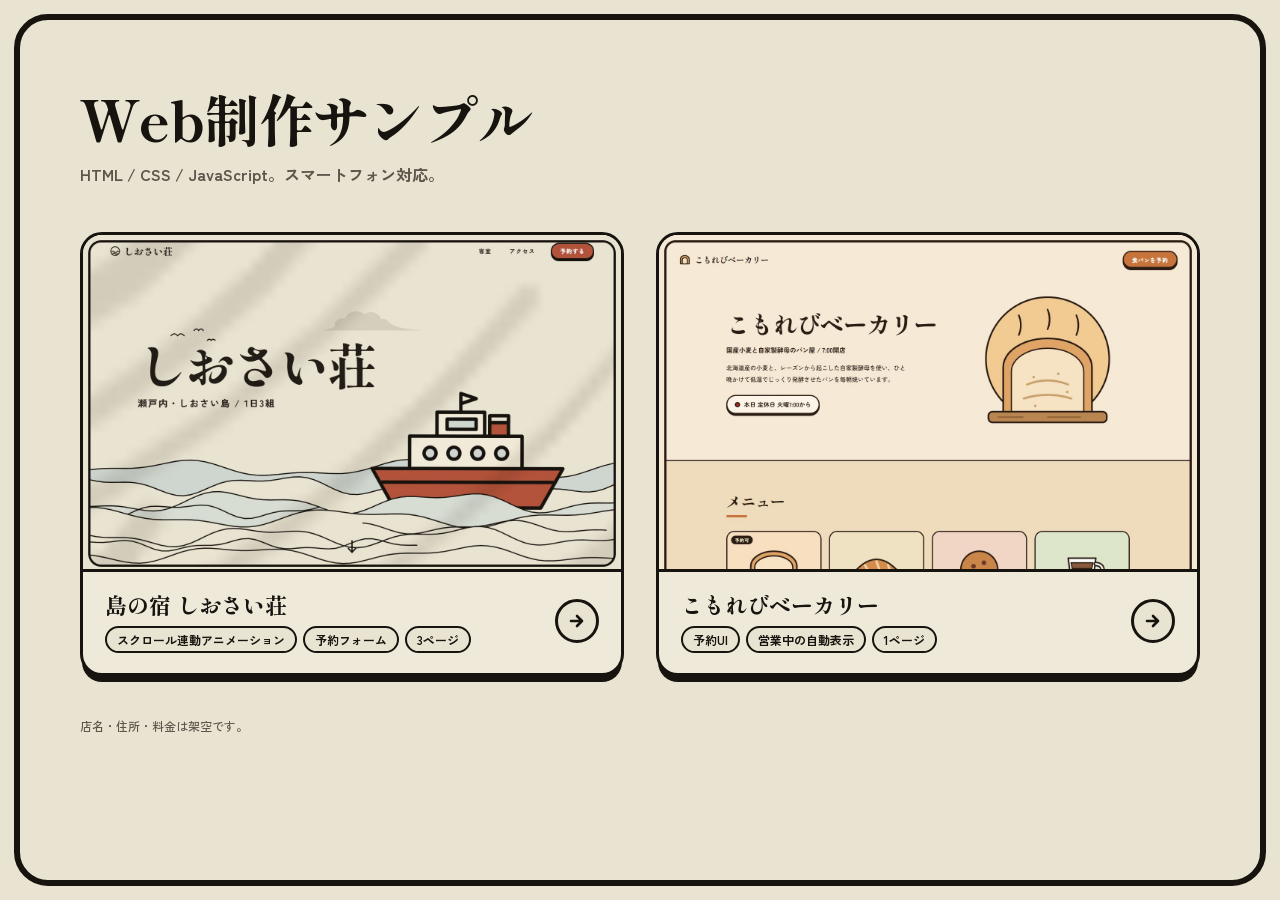
<file: index.html>
<!doctype html>
<html lang="ja">
<head>
<meta charset="utf-8">
<meta name="viewport" content="width=device-width, initial-scale=1">
<title>Web制作サンプル</title>
<meta name="description" content="HTML / CSS / JavaScript で制作したサイトのサンプル。店名・住所・料金は架空です。">
<link rel="preconnect" href="https://fonts.googleapis.com">
<link rel="preconnect" href="https://fonts.gstatic.com" crossorigin>
<link href="https://fonts.googleapis.com/css2?family=Shippori+Mincho+B1:wght@800&family=Zen+Kaku+Gothic+New:wght@500;700&display=swap" rel="stylesheet">
<style>
:root{--paper:#e9e3d2;--paper2:#efe9da;--line:#17140f;--muted:#5d554a}
*{box-sizing:border-box;margin:0;padding:0}
body{background:var(--paper);color:var(--line);font:500 16px/1.7 "Zen Kaku Gothic New",sans-serif;padding:14px}
.page{border:6px solid var(--line);border-radius:34px;min-height:calc(100vh - 28px);padding:64px 0 48px}
.wrap{width:min(1120px,100% - 48px);margin-inline:auto}
h1{font:800 clamp(34px,5vw,56px)/1.2 "Shippori Mincho B1",serif;letter-spacing:-.02em}
.sub{margin-top:10px;font-weight:700;color:var(--muted)}
.works{display:grid;grid-template-columns:1fr 1fr;gap:32px;margin-top:44px}
.work{display:block;text-decoration:none;color:inherit;background:var(--paper2);border:3px solid var(--line);border-radius:22px;overflow:hidden;box-shadow:0 8px 0 -2px var(--line);transition:transform .2s,box-shadow .2s}
.work:hover{transform:translateY(3px);box-shadow:0 5px 0 -2px var(--line)}
.work:focus-visible{outline:3px solid #b4533b;outline-offset:4px}
.work img{display:block;width:100%;height:auto;aspect-ratio:16/10;object-fit:cover;object-position:top;border-bottom:3px solid var(--line)}
.meta{display:flex;align-items:center;justify-content:space-between;gap:12px;padding:18px 22px 20px}
.meta h2{font:800 22px/1.3 "Shippori Mincho B1",serif}
.go{flex:none;width:44px;height:44px;border:3px solid var(--line);border-radius:50%;display:grid;place-items:center;background:var(--paper)}
.tags{display:flex;flex-wrap:wrap;gap:6px;margin-top:8px;list-style:none}
.tags li{font:700 12px/1 "Zen Kaku Gothic New",sans-serif;border:2px solid var(--line);border-radius:999px;padding:6px 10px 5px;background:var(--paper)}
.note{margin-top:40px;font-size:12px;color:var(--muted)}
@media (max-width:760px){body{padding:8px}.page{border-radius:22px;padding:40px 0 32px}.wrap{width:calc(100% - 32px)}.works{grid-template-columns:1fr;gap:24px}}
</style>
</head>
<body>
<div class="page">
  <main class="wrap">
    <h1>Web制作サンプル</h1>
    <p class="sub">HTML / CSS / JavaScript。スマートフォン対応。</p>

    <div class="works">
      <a class="work" href="island/">
        <img src="assets/island.jpg" alt="島の宿 しおさい荘 トップページ" width="1440" height="900">
        <div class="meta">
          <div>
            <h2>島の宿 しおさい荘</h2>
            <ul class="tags"><li>スクロール連動アニメーション</li><li>予約フォーム</li><li>3ページ</li></ul>
          </div>
          <span class="go" aria-hidden="true"><svg width="18" height="18" viewBox="0 0 18 18" fill="none" stroke="#17140f" stroke-width="2.6" stroke-linecap="round" stroke-linejoin="round"><path d="M3 9h11M9 4l5 5-5 5"/></svg></span>
        </div>
      </a>
      <a class="work" href="bakery/">
        <img src="assets/bakery.jpg" alt="こもれびベーカリー トップページ" width="1440" height="900">
        <div class="meta">
          <div>
            <h2>こもれびベーカリー</h2>
            <ul class="tags"><li>予約UI</li><li>営業中の自動表示</li><li>1ページ</li></ul>
          </div>
          <span class="go" aria-hidden="true"><svg width="18" height="18" viewBox="0 0 18 18" fill="none" stroke="#17140f" stroke-width="2.6" stroke-linecap="round" stroke-linejoin="round"><path d="M3 9h11M9 4l5 5-5 5"/></svg></span>
        </div>
      </a>
    </div>

    <p class="note">店名・住所・料金は架空です。</p>
  </main>
</div>
</body>
</html>
</file>
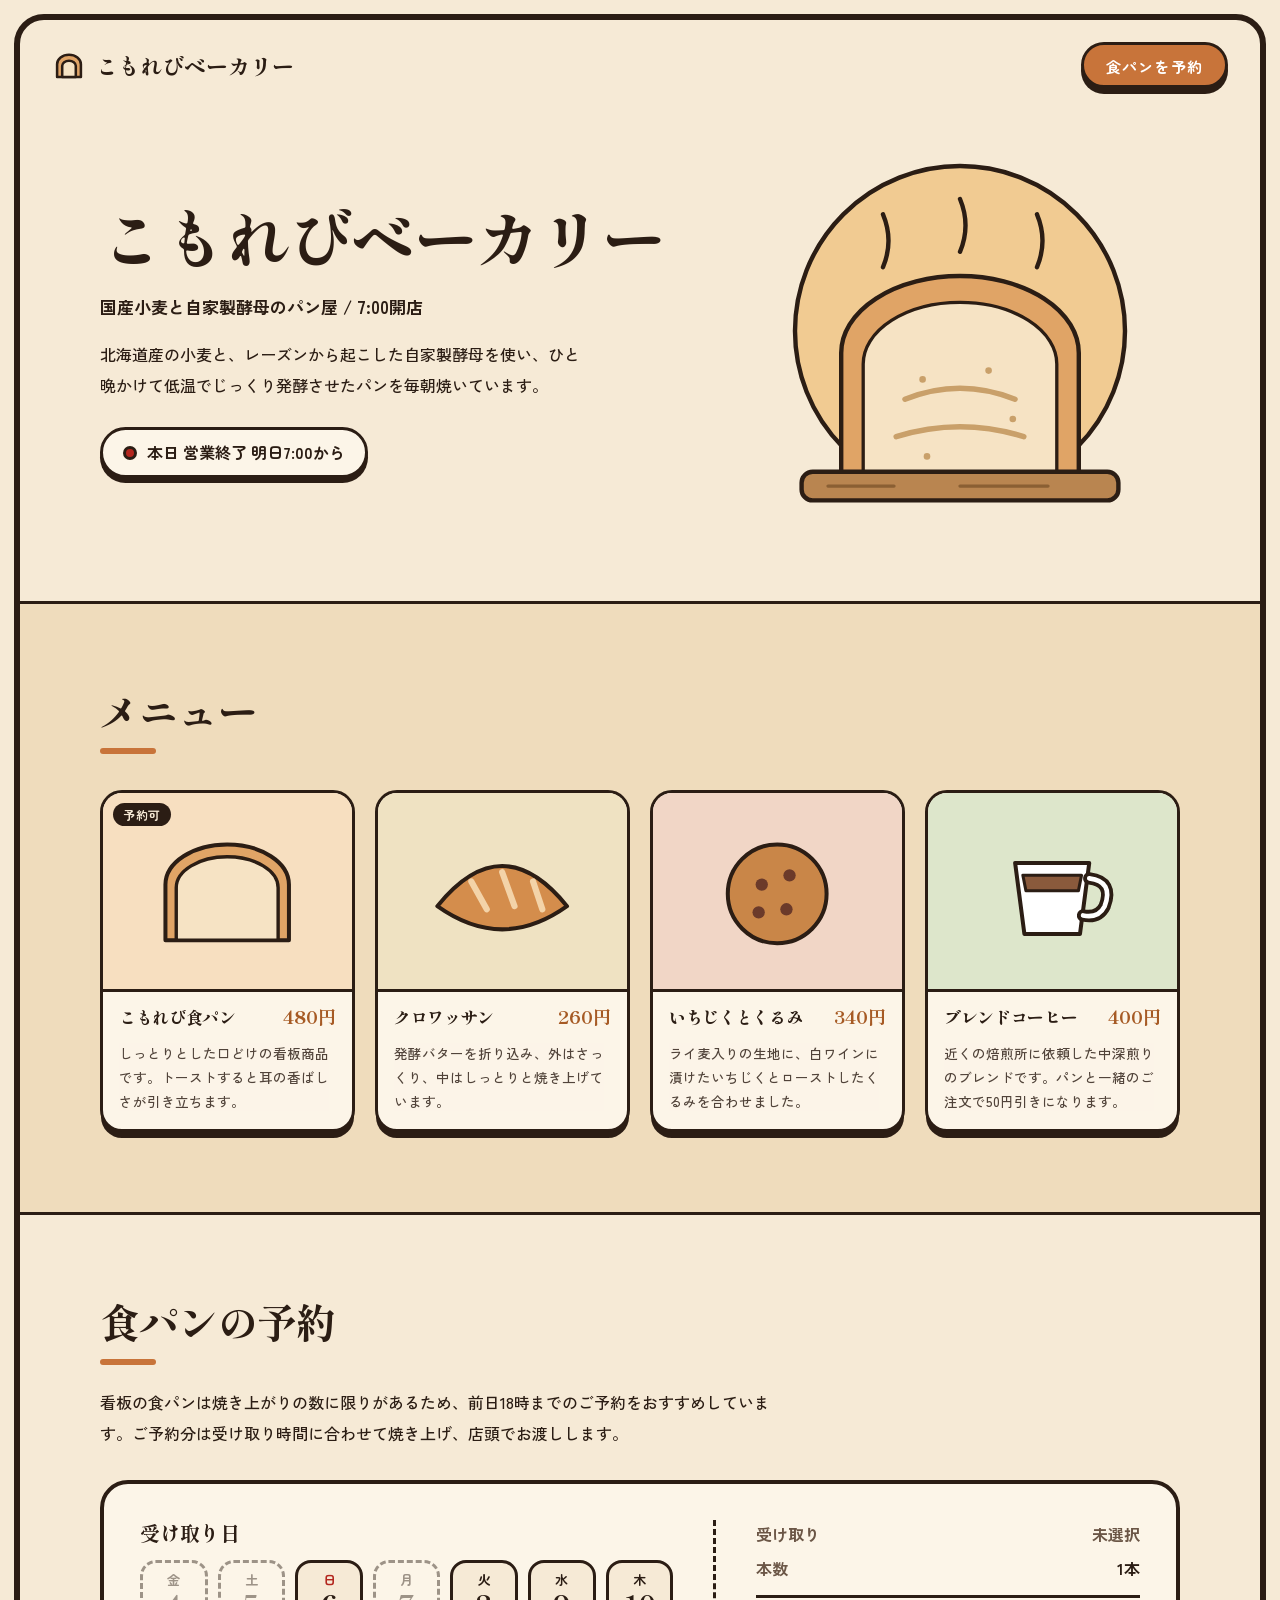
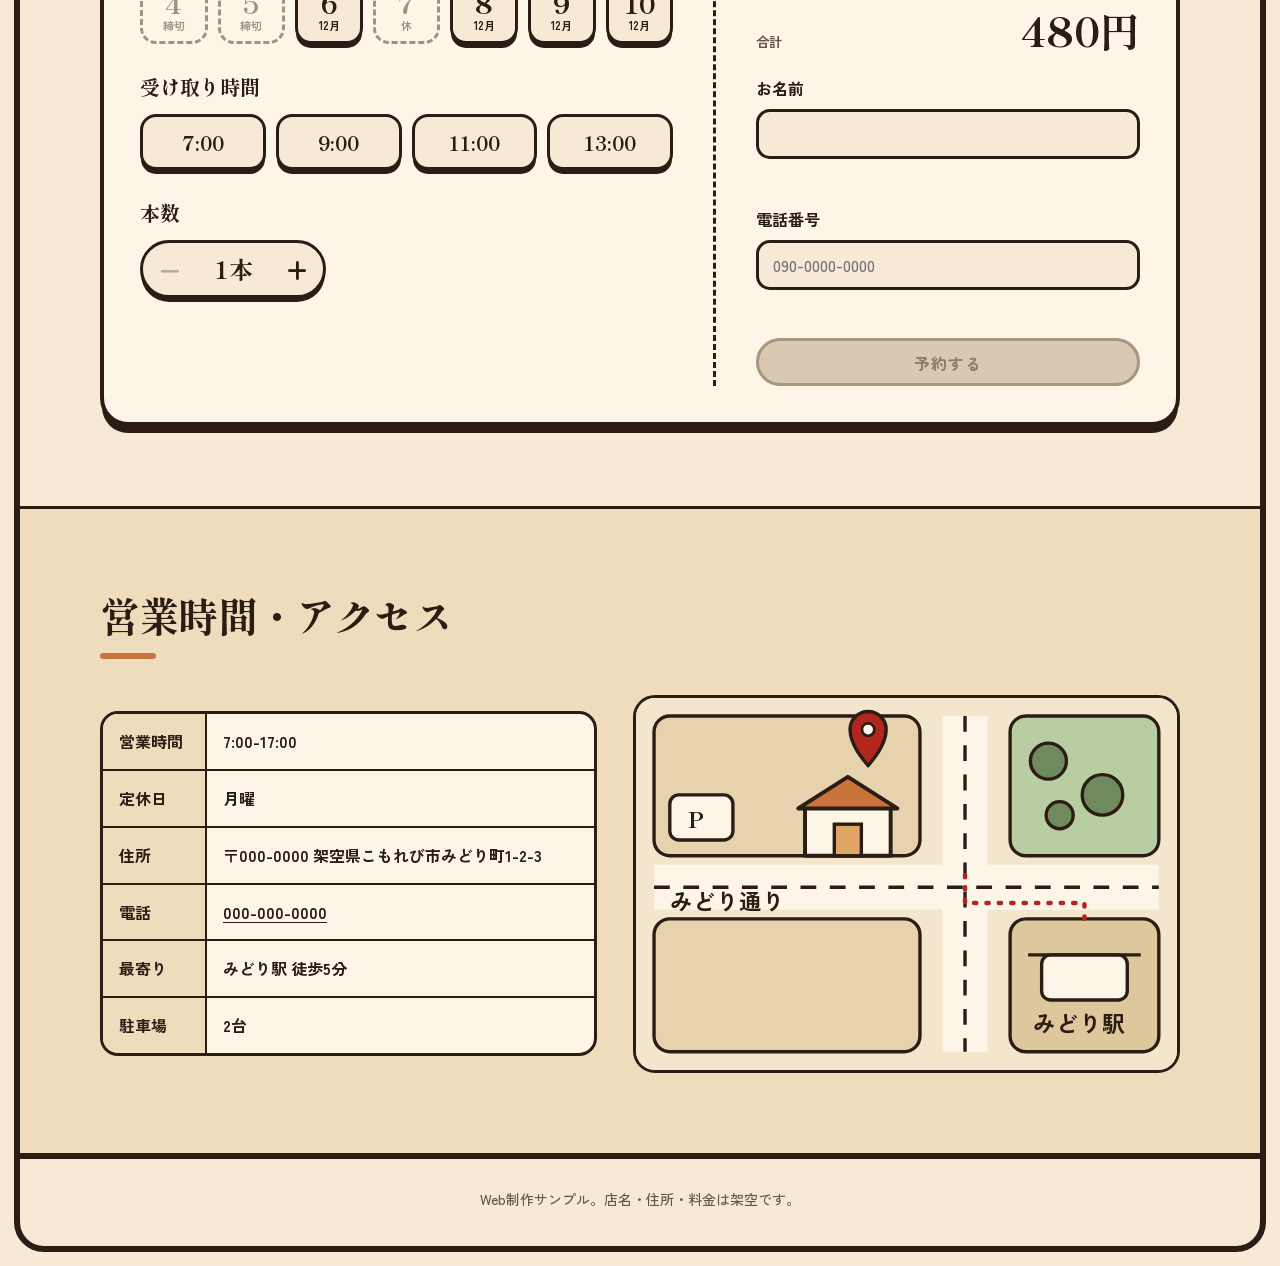
<file: bakery/index.html>
<!doctype html>
<html lang="ja">
<head>
<meta charset="utf-8">
<meta name="viewport" content="width=device-width, initial-scale=1">
<title>こもれびベーカリー</title>
<meta name="description" content="国産小麦と自家製酵母のパン屋。食パンの予約、営業時間、アクセス。(Web制作サンプル・架空の店舗)">
<link rel="preconnect" href="https://fonts.googleapis.com">
<link rel="preconnect" href="https://fonts.gstatic.com" crossorigin>
<link href="https://fonts.googleapis.com/css2?family=Shippori+Mincho+B1:wght@800&family=Zen+Kaku+Gothic+New:wght@500;700&family=Zen+Maru+Gothic:wght@700&display=swap" rel="stylesheet">
<style>
:root{
  --paper:#f6ead6;--paper2:#fcf5e8;--band:#efdcbc;
  --ink:#2b1d14;--line:#2b1d14;--muted:#6b5646;
  --crust:#e0a466;--crumb:#f6e3c4;--accent:#c8743a;--accent-d:#a65a24;
  --green:#5f7d5a;--red:#b3261e;--focus:#2457c5;
}
*{box-sizing:border-box;margin:0;padding:0}
html{-webkit-text-size-adjust:100%}
@media (prefers-reduced-motion:no-preference){html{scroll-behavior:smooth}}
body{background:var(--paper);color:var(--ink);font:500 16px/1.8 "Zen Kaku Gothic New",sans-serif;padding:14px;-webkit-font-smoothing:antialiased}
img,svg{display:block;max-width:100%}
a{color:inherit}
:focus-visible{outline:3px solid var(--focus);outline-offset:3px}
.page{border:6px solid var(--line);border-radius:30px;background:var(--paper);overflow:clip}
.wrap{width:min(1080px,100% - 48px);margin-inline:auto}
h1,h2,h3{font-family:"Shippori Mincho B1",serif;font-weight:800;letter-spacing:-.02em;line-height:1.3}
.ink{stroke:var(--line);stroke-width:4;stroke-linecap:round;stroke-linejoin:round}

/* button */
.pill{display:inline-flex;align-items:center;justify-content:center;min-height:48px;padding:12px 28px 10px;border:3px solid var(--line);border-radius:999px;background:var(--accent);color:#fff;font:700 16px/1 "Zen Maru Gothic",sans-serif;letter-spacing:.08em;text-decoration:none;cursor:pointer;box-shadow:0 6px 0 var(--line);transition:transform .2s,box-shadow .2s}
.pill:hover{transform:translateY(3px);box-shadow:0 3px 0 var(--line)}
.pill:active{transform:translateY(6px);box-shadow:0 0 0 var(--line)}
.pill:disabled{background:#d9c9b3;color:#8d7b69;border-color:#a8967f;box-shadow:none;cursor:not-allowed;transform:none}
.pill.ghost{background:var(--paper2);color:var(--ink)}

/* header */
.hd{display:flex;align-items:center;justify-content:space-between;gap:12px;padding:22px 32px 0}
.logo{display:flex;align-items:center;gap:10px;font:800 22px/1 "Shippori Mincho B1",serif;text-decoration:none;min-height:44px}
.logo svg{width:34px;height:34px;flex:none}
.hd .pill{font-size:15px;padding:10px 22px 8px;min-height:46px}

/* hero */
.hero{padding:56px 0 72px}
.hero-in{display:grid;grid-template-columns:1.1fr .9fr;gap:40px;align-items:center}
.hero h1{font-size:clamp(30px,9vw,64px);white-space:nowrap}
.fact{margin-top:14px;font-weight:700;font-size:17px}
.status{display:inline-flex;align-items:center;gap:10px;margin-top:26px;min-height:44px;padding:8px 20px;border:3px solid var(--line);border-radius:999px;background:var(--paper2);font-weight:700;box-shadow:0 5px 0 var(--line)}
.status i{width:14px;height:14px;border-radius:50%;border:3px solid var(--line);background:#9a8b7c;flex:none}
.status[data-s="open"] i{background:#4f9a54}
.status[data-s="closed"] i{background:var(--red)}
.status b{font-family:"Zen Maru Gothic",sans-serif}
.hero-art{max-width:440px;justify-self:end;width:100%}

/* sections */
.sec{padding:80px 0}
.sec.band{background:var(--band);border-block:3px solid var(--line)}
.sec h2{font-size:clamp(28px,4vw,40px);margin-bottom:36px}
.sec h2::after{content:"";display:block;width:56px;height:6px;border-radius:3px;background:var(--accent);margin-top:12px}

/* menu */
.menu{list-style:none;display:grid;grid-template-columns:repeat(4,1fr);gap:20px}
.mcard{border:3px solid var(--line);border-radius:22px;background:var(--paper2);box-shadow:0 7px 0 -1px var(--line);overflow:hidden}
.mthumb{position:relative;aspect-ratio:5/4;display:grid;place-items:center;border-bottom:3px solid var(--line)}
.mthumb svg{width:62%}
.mthumb em{position:absolute;top:10px;left:10px;font:700 12px/1 "Zen Maru Gothic",sans-serif;font-style:normal;letter-spacing:.06em;background:var(--ink);color:var(--paper);border-radius:999px;padding:6px 10px 5px}
.t1{background:#f7dfc0}.t2{background:#efe2c2}.t3{background:#f1d6c6}.t4{background:#dde6cb}
.mbody{padding:14px 16px 16px;display:flex;justify-content:space-between;align-items:baseline;gap:8px;flex-wrap:wrap}
.mbody h3{font-size:17px}
.mbody .desc{flex-basis:100%;margin-top:6px;font:500 13.5px/1.75 "Zen Kaku Gothic New",sans-serif;opacity:.82}
.lead{margin-top:16px;max-width:30em;line-height:1.95}
.sec-lead{max-width:42em;margin:-14px 0 30px;line-height:1.95}
.mbody p{font:800 18px/1 "Shippori Mincho B1",serif;color:var(--accent-d)}

/* reserve */
.rcard{border:4px solid var(--line);border-radius:28px;background:var(--paper2);box-shadow:0 9px 0 -2px var(--line);padding:36px;display:grid;grid-template-columns:1.25fr 1fr;gap:40px}
fieldset{border:0;min-width:0}
legend{font:800 20px/1.3 "Shippori Mincho B1",serif;margin-bottom:14px;padding:0}
.col-l{display:grid;gap:30px;align-content:start}
.chips{display:grid;gap:10px}
.chips.days{grid-template-columns:repeat(7,1fr)}
.chips.times{grid-template-columns:repeat(4,1fr)}
.chip{position:relative;display:block}
.chip input{position:absolute;inset:0;width:100%;height:100%;margin:0;opacity:0;cursor:pointer;z-index:1}
.chip input:disabled{cursor:not-allowed}
.face{position:relative;display:flex;flex-direction:column;align-items:center;justify-content:center;min-height:84px;padding:8px 2px 6px;border:3px solid var(--line);border-radius:16px;background:var(--paper);box-shadow:0 5px 0 -1px var(--line);transition:transform .15s,box-shadow .15s,background .15s;line-height:1.15;text-align:center}
.times .face{min-height:56px;font:800 19px/1 "Shippori Mincho B1",serif}
.chip:hover input:not(:disabled) + .face{transform:translateY(2px);box-shadow:0 3px 0 -1px var(--line)}
.chip input:checked + .face{background:var(--ink);color:var(--paper);transform:translateY(3px);box-shadow:0 2px 0 -1px var(--line)}
.chip input:checked + .face::after{content:"";position:absolute;top:-10px;right:-8px;width:24px;height:24px;border-radius:50%;border:3px solid var(--line);background:var(--green) url("data:image/svg+xml,%3Csvg xmlns='http://www.w3.org/2000/svg' viewBox='0 0 24 24'%3E%3Cpath d='M6 12.5l4 4 8-9' fill='none' stroke='%23fff' stroke-width='3.4' stroke-linecap='round' stroke-linejoin='round'/%3E%3C/svg%3E") center/100% no-repeat}
.chip input:focus-visible + .face{outline:3px solid var(--focus);outline-offset:3px}
.chip input:disabled + .face{opacity:.45;border-style:dashed;box-shadow:none;background:transparent}
.wd{font:700 13px/1 "Zen Maru Gothic",sans-serif}
.dn{font:800 26px/1.1 "Shippori Mincho B1",serif;margin:3px 0 2px}
.dt{font-size:11px;font-weight:700;min-height:13px}
.sun .wd{color:var(--red)}.chip input:checked + .face .wd{color:inherit}

.stepper{display:inline-flex;align-items:center;border:3px solid var(--line);border-radius:999px;background:var(--paper);box-shadow:0 5px 0 -1px var(--line)}
.stepper button{width:52px;height:52px;border:0;background:transparent;font:800 28px/1 "Zen Maru Gothic",sans-serif;color:var(--ink);cursor:pointer;border-radius:999px}
.stepper button:hover:not(:disabled){background:var(--band)}
.stepper button:disabled{opacity:.3;cursor:not-allowed}
.stepper output{min-width:76px;text-align:center;font:800 24px/1 "Shippori Mincho B1",serif}

.col-r{display:flex;flex-direction:column;gap:20px;border-left:3px dashed var(--line);padding-left:40px}
.sum{display:grid;gap:6px}
.sum .row{display:flex;justify-content:space-between;gap:12px;font-weight:700}
.sum .row span:first-child{color:var(--muted)}
.sum .muted{color:var(--muted)}
.total{display:flex;align-items:baseline;justify-content:space-between;gap:12px;border-top:3px solid var(--line);padding-top:12px;margin-top:6px}
.total small{font-weight:700;color:var(--muted)}
.total strong{font:800 40px/1 "Shippori Mincho B1",serif}
.field label{display:block;font-weight:700;margin-bottom:6px}
.field input{width:100%;min-height:50px;border:3px solid var(--line);border-radius:14px;background:var(--paper);padding:10px 14px;font:500 16px/1.4 "Zen Kaku Gothic New",sans-serif;color:var(--ink)}
.field input:focus-visible{outline:3px solid var(--focus);outline-offset:2px}
.field input[aria-invalid="true"]{border-color:var(--red)}
.err{display:block;min-height:22px;margin-top:4px;color:var(--red);font-size:14px;font-weight:700;line-height:1.5}
.col-r .pill{width:100%;margin-top:2px}

.done{text-align:center;padding:12px 0 8px}
.done[hidden]{display:none}
.done svg{width:96px;height:96px;margin:0 auto 14px}
.done .tick{stroke-dasharray:60;stroke-dashoffset:0}
@media (prefers-reduced-motion:no-preference){.done .tick{animation:draw .6s .1s ease-out both}}
@keyframes draw{from{stroke-dashoffset:60}to{stroke-dashoffset:0}}
.done h3{font-size:28px;outline:none}
.bno{display:inline-block;margin:10px 0 18px;padding:8px 22px 6px;border:3px solid var(--line);border-radius:14px;background:var(--paper);font:800 30px/1.2 "Shippori Mincho B1",serif;letter-spacing:.14em}
.dl{width:min(440px,100%);margin:0 auto 22px;border:3px solid var(--line);border-radius:16px;overflow:hidden;background:var(--paper);text-align:left;border-collapse:separate;border-spacing:0}
.dl th,.dl td{padding:10px 16px;border-bottom:2px solid var(--line)}
.dl tr:last-child th,.dl tr:last-child td{border-bottom:0}
.dl th{width:7em;background:var(--band);border-right:2px solid var(--line);font-weight:700}
.dl td{font-weight:700}
.note{font-size:13px;color:var(--muted);margin-bottom:16px}
.form-wrap[hidden]{display:none}
.rcard.is-done{grid-template-columns:1fr}

/* access */
.acc{display:grid;grid-template-columns:1fr 1.1fr;gap:36px;align-items:center}
.tbl{width:100%;border-collapse:separate;border-spacing:0;border:3px solid var(--line);border-radius:18px;overflow:hidden;background:var(--paper2)}
.tbl th,.tbl td{padding:13px 16px;text-align:left;vertical-align:top;border-bottom:2px solid var(--line)}
.tbl tr:last-child th,.tbl tr:last-child td{border-bottom:0}
.tbl th{width:6.5em;background:var(--band);border-right:2px solid var(--line);font-weight:700;white-space:nowrap}
.tbl td{font-weight:700}
.tbl a{display:inline-flex;align-items:center;min-height:44px;margin:-12px 0;text-underline-offset:3px}
.map{border:3px solid var(--line);border-radius:22px;overflow:hidden;background:#f3e6cc}
.map svg{width:100%;height:auto}
.map text{font:700 20px "Zen Kaku Gothic New",sans-serif;fill:var(--ink)}

.ft{padding:28px 24px 34px;text-align:center;font-size:14px;color:var(--muted);border-top:3px solid var(--line)}

@media (max-width:860px){
  .rcard{grid-template-columns:1fr;gap:30px;padding:26px 20px}
  .col-r{border-left:0;padding-left:0;border-top:3px dashed var(--line);padding-top:26px}
  .acc{grid-template-columns:1fr}
}
@media (max-width:767px){
  body{padding:8px}
  .page{border-width:4px;border-radius:22px}
  .wrap{width:calc(100% - 40px)}
  .hd{padding:16px 16px 0}
  .logo{font-size:17px;gap:8px}
  .logo svg{width:28px;height:28px}
  .hd .pill{font-size:14px;padding:10px 16px 8px;letter-spacing:.04em}
  .hero{padding:32px 0 52px}
  .hero-in{grid-template-columns:1fr;gap:28px}
  .hero-art{justify-self:center;max-width:300px}
  .sec{padding:56px 0}
  .menu{grid-template-columns:repeat(2,1fr);gap:14px}
  .mbody{padding:12px}
  .mbody h3{font-size:15px}
  .chips.days{grid-template-columns:repeat(4,1fr)}
  .chips.times{grid-template-columns:repeat(4,1fr);gap:8px}
  .total strong{font-size:34px}
  .tbl th,.tbl td{padding:12px}
  .ft{font-size:13px;padding-inline:12px}
}
@media (prefers-reduced-motion:reduce){*{transition:none!important;animation:none!important}}
</style>
</head>
<body>
<div class="page">

<header class="hd">
  <a href="#top" class="logo">
    <svg viewBox="0 0 40 40" aria-hidden="true"><path class="ink" style="stroke-width:3" d="M6 34V19a14 11 0 0 1 28 0v15Z" fill="#e0a466"/><path class="ink" style="stroke-width:3" d="M12 34V21a8 6 0 0 1 16 0v13Z" fill="#f6e3c4"/></svg>
    こもれびベーカリー
  </a>
  <a href="#reserve" class="pill">食パンを予約</a>
</header>

<main id="top">
  <section class="hero">
    <div class="wrap hero-in">
      <div>
        <h1>こもれびベーカリー</h1>
        <p class="fact">国産小麦と自家製酵母のパン屋 / 7:00開店</p>
        <p class="lead">北海道産の小麦と、レーズンから起こした自家製酵母を使い、ひと晩かけて低温でじっくり発酵させたパンを毎朝焼いています。</p>
        <p class="status" id="status" role="status" data-s="closed"><i aria-hidden="true"></i><span>本日 <b id="statusText">7:00-17:00</b></span></p>
      </div>
      <svg class="hero-art" viewBox="0 0 400 350" aria-hidden="true">
        <circle cx="200" cy="170" r="150" fill="#f1cb92" stroke="#2b1d14" stroke-width="4"/>
        <path class="ink" d="M130 112q10-24 0-48M200 98q10-24 0-48M270 112q10-24 0-48" fill="none" stroke-width="5" style="stroke:#2b1d14"/>
        <path class="ink" d="M92 300V190a108 70 0 0 1 216 0V300Z" fill="#e0a466"/>
        <path class="ink" style="stroke-width:3" d="M112 300V200a88 56 0 0 1 176 0V300Z" fill="#f6e3c4"/>
        <path d="M150 232q50-20 100 0M142 266q58-18 116 0" stroke="#c9a06a" stroke-width="5" fill="none" stroke-linecap="round"/>
        <circle cx="166" cy="214" r="3" fill="#c9a06a"/><circle cx="226" cy="206" r="3" fill="#c9a06a"/><circle cx="248" cy="250" r="3" fill="#c9a06a"/><circle cx="170" cy="284" r="3" fill="#c9a06a"/>
        <rect class="ink" x="56" y="298" width="288" height="26" rx="10" fill="#b98550"/>
        <path d="M80 311h60M200 311h80" stroke="#8a5f33" stroke-width="3" stroke-linecap="round"/>
      </svg>
    </div>
  </section>

  <section class="sec band" id="menu">
    <div class="wrap">
      <h2>メニュー</h2>
      <ul class="menu">
        <li class="mcard">
          <div class="mthumb t1"><em>予約可</em>
            <svg viewBox="0 0 100 80" aria-hidden="true"><path d="M10 72V36a40 26 0 0 1 80 0V72Z" fill="#e0a466" stroke="#2b1d14" stroke-width="2.6" stroke-linejoin="round"/><path d="M17 72V38a33 20 0 0 1 66 0V72Z" fill="#f6e3c4" stroke="#2b1d14" stroke-width="2.2" stroke-linejoin="round"/></svg></div>
          <div class="mbody"><h3>こもれび食パン</h3><p>480円</p><span class="desc">しっとりとした口どけの看板商品です。トーストすると耳の香ばしさが引き立ちます。</span></div>
        </li>
        <li class="mcard">
          <div class="mthumb t2">
            <svg viewBox="0 0 100 80" aria-hidden="true"><path d="M8 50q42-52 84 0q-42 30-84 0Z" fill="#d48d4c" stroke="#2b1d14" stroke-width="2.6" stroke-linejoin="round"/><path d="M30 34l10 18M50 28l8 22M70 34l6 18" stroke="#f3d3a8" stroke-width="4" stroke-linecap="round"/></svg></div>
          <div class="mbody"><h3>クロワッサン</h3><p>260円</p><span class="desc">発酵バターを折り込み、外はさっくり、中はしっとりと焼き上げています。</span></div>
        </li>
        <li class="mcard">
          <div class="mthumb t3">
            <svg viewBox="0 0 100 80" aria-hidden="true"><circle cx="50" cy="42" r="32" fill="#c98648" stroke="#2b1d14" stroke-width="2.6"/><circle cx="40" cy="36" r="4" fill="#6b3a2a"/><circle cx="58" cy="30" r="4" fill="#6b3a2a"/><circle cx="56" cy="52" r="4" fill="#6b3a2a"/><circle cx="38" cy="54" r="4" fill="#6b3a2a"/></svg></div>
          <div class="mbody"><h3>いちじくとくるみ</h3><p>340円</p><span class="desc">ライ麦入りの生地に、白ワインに漬けたいちじくとローストしたくるみを合わせました。</span></div>
        </li>
        <li class="mcard">
          <div class="mthumb t4">
            <svg viewBox="0 0 100 80" aria-hidden="true"><path d="M26 22h48l-6 46H32Z" fill="#fff" stroke="#2b1d14" stroke-width="2.6" stroke-linejoin="round"/><path d="M74 32q16 2 10 18q-4 8-14 6" fill="none" stroke="#2b1d14" stroke-width="8" stroke-linecap="round"/><path d="M74 32q16 2 10 18q-4 8-14 6" fill="none" stroke="#fff" stroke-width="3" stroke-linecap="round"/><path d="M31 30h38l-2 10H33Z" fill="#8a5a3c" stroke="#2b1d14" stroke-width="2" stroke-linejoin="round"/></svg></div>
          <div class="mbody"><h3>ブレンドコーヒー</h3><p>400円</p><span class="desc">近くの焙煎所に依頼した中深煎りのブレンドです。パンと一緒のご注文で50円引きになります。</span></div>
        </li>
      </ul>
    </div>
  </section>

  <section class="sec" id="reserve">
    <div class="wrap">
      <h2>食パンの予約</h2>
      <p class="sec-lead">看板の食パンは焼き上がりの数に限りがあるため、前日18時までのご予約をおすすめしています。ご予約分は受け取り時間に合わせて焼き上げ、店頭でお渡しします。</p>
      <div class="rcard" id="rcard">
        <div class="form-wrap" id="formWrap" style="display:contents">
          <form id="rform" style="display:contents" novalidate>
            <div class="col-l">
              <fieldset>
                <legend>受け取り日</legend>
                <div class="chips days" id="days"></div>
              </fieldset>
              <fieldset>
                <legend>受け取り時間</legend>
                <div class="chips times" id="times"></div>
              </fieldset>
              <fieldset>
                <legend>本数</legend>
                <div class="stepper">
                  <button type="button" id="minus" aria-label="本数を減らす">−</button>
                  <output id="qty" aria-live="polite">1本</output>
                  <button type="button" id="plus" aria-label="本数を増やす">+</button>
                </div>
              </fieldset>
            </div>
            <div class="col-r">
              <div class="sum">
                <div class="row"><span>受け取り</span><span id="sumWhen" class="muted">未選択</span></div>
                <div class="row"><span>本数</span><span id="sumQty">1本</span></div>
                <div class="total"><small>合計</small><strong id="total">480円</strong></div>
              </div>
              <div class="field">
                <label for="name">お名前</label>
                <input id="name" name="name" type="text" autocomplete="name" maxlength="30" aria-describedby="nameErr">
                <span class="err" id="nameErr" aria-live="polite"></span>
              </div>
              <div class="field">
                <label for="tel">電話番号</label>
                <input id="tel" name="tel" type="tel" inputmode="tel" autocomplete="tel" maxlength="14" placeholder="090-0000-0000" aria-describedby="telErr">
                <span class="err" id="telErr" aria-live="polite"></span>
              </div>
              <button type="submit" class="pill" id="submit" disabled>予約する</button>
            </div>
          </form>
        </div>
        <div class="done" id="done" hidden>
          <svg viewBox="0 0 96 96" aria-hidden="true"><circle class="ink" cx="48" cy="48" r="40" fill="#dde6cb"/><path class="ink tick" d="M28 49l14 14 27-30" fill="none" style="stroke-width:6"/></svg>
          <h3 id="doneTitle" tabindex="-1">予約を受け付けました</h3>
          <div class="bno" id="bno"></div>
          <table class="dl"><tbody>
            <tr><th>受け取り</th><td id="dWhen"></td></tr>
            <tr><th>本数</th><td id="dQty"></td></tr>
            <tr><th>合計</th><td id="dTotal"></td></tr>
            <tr><th>お名前</th><td id="dName"></td></tr>
          </tbody></table>
          <p class="note">サンプルのため送信されません</p>
          <button type="button" class="pill ghost" id="again">続けて予約する</button>
        </div>
      </div>
    </div>
  </section>

  <section class="sec band" id="access">
    <div class="wrap">
      <h2>営業時間・アクセス</h2>
      <div class="acc">
        <table class="tbl"><tbody>
          <tr><th>営業時間</th><td>7:00-17:00</td></tr>
          <tr><th>定休日</th><td>月曜</td></tr>
          <tr><th>住所</th><td>〒000-0000 架空県こもれび市みどり町1-2-3</td></tr>
          <tr><th>電話</th><td><a href="tel:0000000000">000-000-0000</a></td></tr>
          <tr><th>最寄り</th><td>みどり駅 徒歩5分</td></tr>
          <tr><th>駐車場</th><td>2台</td></tr>
        </tbody></table>
        <div class="map">
          <svg viewBox="0 0 480 330" role="img" aria-label="地図。みどり通り沿いにこもれびベーカリー、近くに駐車場とみどり駅">
            <rect width="480" height="330" fill="#f3e6cc"/>
            <!-- blocks -->
            <rect x="16" y="16" width="236" height="124" rx="14" fill="#e6d2ad" stroke="#2b1d14" stroke-width="3"/>
            <rect x="332" y="16" width="132" height="124" rx="14" fill="#b9cda3" stroke="#2b1d14" stroke-width="3"/>
            <rect x="16" y="196" width="236" height="118" rx="14" fill="#e6d2ad" stroke="#2b1d14" stroke-width="3"/>
            <rect x="332" y="196" width="132" height="118" rx="14" fill="#dcc89c" stroke="#2b1d14" stroke-width="3"/>
            <!-- roads -->
            <path d="M16 168H464M292 16V314" stroke="#fcf5e8" stroke-width="40" fill="none"/>
            <path d="M16 168H464M292 16V314" stroke="#2b1d14" stroke-width="3" stroke-dasharray="14 12" fill="none"/>
            <text x="30" y="188" font-size="15">みどり通り</text>
            <!-- park trees -->
            <circle cx="366" cy="56" r="16" fill="#6f8a5e" stroke="#2b1d14" stroke-width="3"/>
            <circle cx="414" cy="86" r="18" fill="#6f8a5e" stroke="#2b1d14" stroke-width="3"/>
            <circle cx="376" cy="104" r="12" fill="#6f8a5e" stroke="#2b1d14" stroke-width="3"/>
            <!-- parking -->
            <rect x="30" y="86" width="56" height="40" rx="8" fill="#fcf5e8" stroke="#2b1d14" stroke-width="3"/>
            <text x="46" y="115" font-size="26" style="font-family:'Shippori Mincho B1',serif;font-weight:800">P</text>
            <!-- shop -->
            <rect x="150" y="96" width="76" height="44" fill="#fcf5e8" stroke="#2b1d14" stroke-width="3.5" stroke-linejoin="round"/>
            <path d="M144 98L188 70L232 98Z" fill="#c8743a" stroke="#2b1d14" stroke-width="3.5" stroke-linejoin="round"/>
            <rect x="176" y="112" width="24" height="28" fill="#e0a466" stroke="#2b1d14" stroke-width="3"/>
            <g transform="translate(206 36)"><path d="M0 24C-14 8 -16 -2 -16 -8a16 16 0 0 1 32 0C16 -2 14 8 0 24Z" fill="#b3261e" stroke="#2b1d14" stroke-width="3" stroke-linejoin="round"/><circle cx="0" cy="-8" r="5.5" fill="#fcf5e8" stroke="#2b1d14" stroke-width="2.4"/></g>
            <!-- station -->
            <rect x="360" y="228" width="76" height="40" rx="8" fill="#fcf5e8" stroke="#2b1d14" stroke-width="3"/>
            <path d="M348 228h100" stroke="#2b1d14" stroke-width="3"/>
            <text x="352" y="296" font-size="19">みどり駅</text>
            <!-- walk path -->
            <path d="M398 196V182H292V148" fill="none" stroke="#b3261e" stroke-width="4" stroke-dasharray="2 9" stroke-linecap="round"/>
          </svg>
        </div>
      </div>
    </div>
  </section>
</main>

<footer class="ft">Web制作サンプル。店名・住所・料金は架空です。</footer>
</div>

<script>
(function(){
  'use strict';
  var WD=['日','月','火','水','木','金','土'];
  var PRICE=480, MAXQ=4;
  var TIMES=['7:00','9:00','11:00','13:00'];
  var $=function(id){return document.getElementById(id)};
  var state={day:null,time:null,qty:1};

  function pad(n){return n<10?'0'+n:''+n}
  function key(d){return d.getFullYear()+'-'+pad(d.getMonth()+1)+'-'+pad(d.getDate())}
  function label(d){return (d.getMonth()+1)+'/'+d.getDate()+'('+WD[d.getDay()]+')'}
  function yen(n){return n.toLocaleString('ja-JP')+'円'}

  /* status */
  function updateStatus(){
    var n=new Date(), wd=n.getDay(), h=n.getHours()+n.getMinutes()/60;
    var el=$('status'), tx=$('statusText'), s, t;
    if(wd===1){s='closed';t='定休日 火曜7:00から'}
    else if(h<7){s='prep';t='準備中 7:00から'}
    else if(h<17){s='open';t='営業中 17:00まで'}
    else{s='closed';t='営業終了 '+(wd===0?'火曜':'明日')+'7:00から'}
    el.setAttribute('data-s',s);tx.textContent=t;
  }

  /* days */
  var daySig='';
  function dayList(now){
    var out=[];
    for(var i=0;i<7;i++){
      var d=new Date(now.getFullYear(),now.getMonth(),now.getDate()+i);
      var dl=new Date(d.getFullYear(),d.getMonth(),d.getDate()-1,18,0,0);
      var mon=d.getDay()===1, late=dl<=now;
      out.push({d:d,key:key(d),dis:mon||late,tag:mon?'休':(late?'締切':'')});
    }
    return out;
  }
  function renderDays(force){
    var list=dayList(new Date());
    var sig=list.map(function(x){return x.dis?1:0}).join('');
    if(!force&&sig===daySig)return;
    daySig=sig;
    if(state.day&&list.some(function(x){return x.key===state.day&&x.dis}))state.day=null;
    var box=$('days');box.innerHTML='';
    list.forEach(function(x){
      var l=document.createElement('label');
      l.className='chip'+(x.d.getDay()===0?' sun':'');
      var inp=document.createElement('input');
      inp.type='radio';inp.name='day';inp.value=x.key;inp.disabled=x.dis;
      inp.checked=(state.day===x.key);
      inp.setAttribute('aria-label',label(x.d)+(x.tag?(x.tag==='休'?' 定休日':' 受付終了'):''));
      inp.addEventListener('change',function(){state.day=x.key;refresh()});
      var f=document.createElement('span');f.className='face';
      f.innerHTML='<span class="wd">'+WD[x.d.getDay()]+'</span><span class="dn">'+x.d.getDate()+'</span><span class="dt">'+(x.tag||(x.d.getMonth()+1)+'月')+'</span>';
      l.appendChild(inp);l.appendChild(f);box.appendChild(l);
    });
    refresh();
  }
  function dateOf(k){
    var p=k.split('-');return new Date(+p[0],+p[1]-1,+p[2]);
  }

  /* times */
  (function(){
    var box=$('times');
    TIMES.forEach(function(t){
      var l=document.createElement('label');l.className='chip';
      var inp=document.createElement('input');inp.type='radio';inp.name='time';inp.value=t;
      inp.addEventListener('change',function(){state.time=t;refresh()});
      var f=document.createElement('span');f.className='face';f.textContent=t;
      l.appendChild(inp);l.appendChild(f);box.appendChild(l);
    });
  })();

  /* qty */
  $('minus').addEventListener('click',function(){if(state.qty>1){state.qty--;refresh()}});
  $('plus').addEventListener('click',function(){if(state.qty<MAXQ){state.qty++;refresh()}});

  /* validation */
  var touched={name:false,tel:false};
  function nameOk(){return $('name').value.trim().length>0}
  function telOk(){return /^0\d{9,10}$/.test($('tel').value.replace(/[-\s]/g,''))}
  function showErr(){
    var ne=touched.name&&!nameOk(), te=touched.tel&&!telOk();
    $('nameErr').textContent=ne?'お名前を入力してください':'';
    $('telErr').textContent=te?'電話番号は10〜11桁の数字で入力してください':'';
    $('name').setAttribute('aria-invalid',ne?'true':'false');
    $('tel').setAttribute('aria-invalid',te?'true':'false');
  }
  ['name','tel'].forEach(function(id){
    var el=$(id);
    el.addEventListener('blur',function(){touched[id]=true;showErr()});
    el.addEventListener('input',function(){if(el.value)touched[id]=true;showErr();refresh()});
  });

  function whenText(){
    return (state.day&&state.time)?label(dateOf(state.day))+' '+state.time:(state.day?label(dateOf(state.day))+' 時間未選択':'未選択');
  }
  function refresh(){
    $('qty').textContent=state.qty+'本';
    $('sumQty').textContent=state.qty+'本';
    $('minus').disabled=state.qty<=1;
    $('plus').disabled=state.qty>=MAXQ;
    $('total').textContent=yen(PRICE*state.qty);
    var w=$('sumWhen');w.textContent=whenText();
    w.className=(state.day&&state.time)?'':'muted';
    $('submit').disabled=!(state.day&&state.time&&nameOk()&&telOk());
  }

  /* submit */
  var CH='ABCDEFGHJKMNPQRSTUVWXYZ23456789';
  function bookNo(){
    var s='';for(var i=0;i<6;i++)s+=CH.charAt(Math.floor(Math.random()*CH.length));return s;
  }
  $('rform').addEventListener('submit',function(e){
    e.preventDefault();
    touched.name=touched.tel=true;showErr();
    if($('submit').disabled)return;
    $('bno').textContent=bookNo();
    $('dWhen').textContent=label(dateOf(state.day))+' '+state.time;
    $('dQty').textContent=state.qty+'本';
    $('dTotal').textContent=yen(PRICE*state.qty);
    $('dName').textContent=$('name').value.trim();
    $('formWrap').style.display='none';
    $('done').hidden=false;
    $('rcard').classList.add('is-done');
    $('doneTitle').focus({preventScroll:true});
    $('rcard').scrollIntoView({block:'nearest'});
  });
  $('again').addEventListener('click',function(){
    state.day=null;state.time=null;state.qty=1;
    $('rform').reset();touched.name=touched.tel=false;showErr();
    var r=document.querySelectorAll('input[name="time"]');for(var i=0;i<r.length;i++)r[i].checked=false;
    $('done').hidden=true;$('formWrap').style.display='contents';
    $('rcard').classList.remove('is-done');
    renderDays(true);
    var first=document.querySelector('#days input:not(:disabled)');if(first)first.focus();
  });

  updateStatus();renderDays(true);
  setInterval(function(){updateStatus();renderDays(false)},30000);
})();
</script>
</body>
</html>
</file>
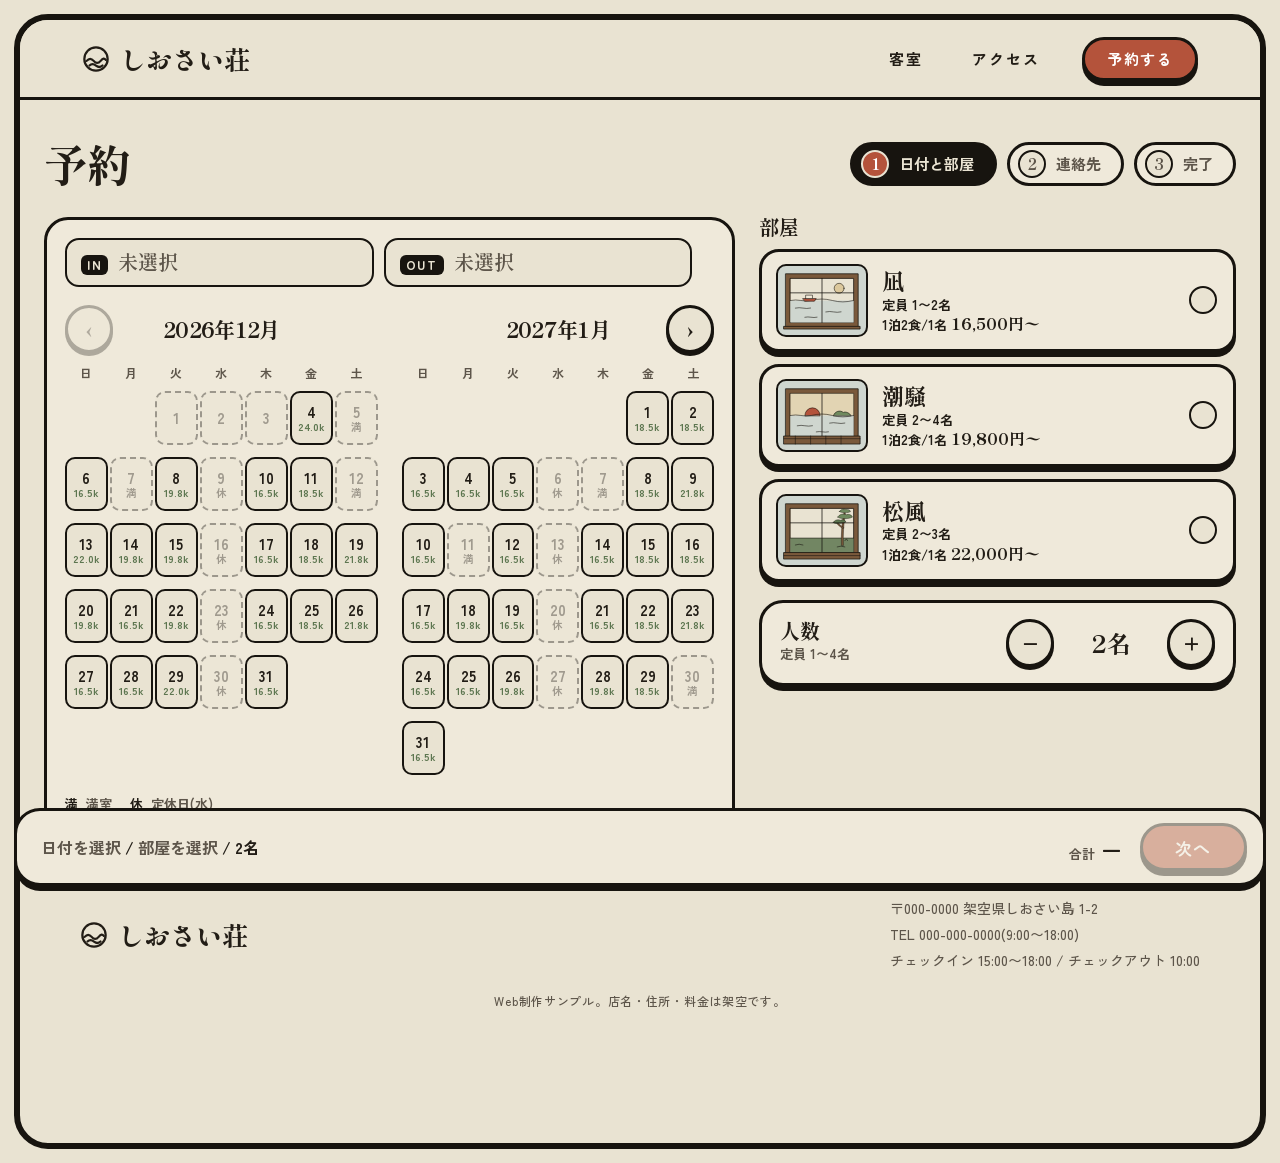
<file: island/reserve.html>
<!doctype html>
<html lang="ja">
<head>
<meta charset="utf-8">
<meta name="viewport" content="width=device-width, initial-scale=1">
<title>予約 | しおさい荘</title>
<meta name="description" content="しおさい荘の予約。日付、部屋、人数を選んで連絡先を入力。">
<link rel="preconnect" href="https://fonts.googleapis.com">
<link rel="preconnect" href="https://fonts.gstatic.com" crossorigin>
<link href="https://fonts.googleapis.com/css2?family=Shippori+Mincho+B1:wght@600;800&family=Zen+Kaku+Gothic+New:wght@500;700&family=Zen+Maru+Gothic:wght@700&display=swap" rel="stylesheet">
<link rel="stylesheet" href="site.css">
</head>
<body>
<div class="page has-bar" id="page">
<header class="hd">
  <a class="logo" href="index.html"><svg viewBox="0 0 30 30" fill="none" stroke="currentColor" stroke-width="2.4" stroke-linecap="round" stroke-linejoin="round" aria-hidden="true"><circle cx="15" cy="15" r="12.5"/><path d="M5 17c2.5-3 5-3 7.5 0s5 3 7.5 0 4-3 5.5-1"/><path d="M8 22c2-2 4.5-2 7 0s5 2 7 0"/></svg>しおさい荘</a>
  <nav class="gnav" aria-label="メニュー"><a class="t" href="rooms.html">客室</a><a class="t" href="index.html#access">アクセス</a><a class="pill red sm" href="reserve.html" aria-current="page">予約する</a></nav>
</header>

<main class="rwrap">
  <div class="rhead">
    <h1>予約</h1>
    <ol class="steps3" id="steps" aria-label="手順">
      <li class="cur" aria-current="step"><span>1</span>日付と部屋</li>
      <li><span>2</span>連絡先</li>
      <li><span>3</span>完了</li>
    </ol>
  </div>

  <!-- STEP 1 -->
  <section class="step" id="s1" aria-label="日付と部屋">
    <div class="cols">
      <div class="calbox card">
        <div class="stat" aria-live="polite">
          <div class="cell empty" id="stIn"><small>IN</small><b>未選択</b></div>
          <div class="cell empty" id="stOut"><small>OUT</small><b>未選択</b></div>
          <div class="nn" id="stN"></div>
        </div>
        <div class="months" id="months"></div>
        <ul class="legend"><li><b>満</b>満室</li><li><b>休</b>定休日(水)</li></ul>
      </div>

      <div class="side">
        <fieldset class="rooms">
          <legend>部屋</legend>
          <div class="rl" id="rl"></div>
        </fieldset>
        <div class="gbox card">
          <div class="gl"><b>人数</b><small id="gcap">定員 1〜4名</small></div>
          <div class="stepper" role="group" aria-label="人数">
            <button type="button" id="gm" aria-label="1名減らす">−</button>
            <output id="gv" aria-live="polite">2名</output>
            <button type="button" id="gp" aria-label="1名増やす">+</button>
          </div>
        </div>
      </div>
    </div>
  </section>

  <!-- STEP 2 -->
  <section class="step" id="s2" aria-label="連絡先" hidden>
    <h2 id="h2s2" tabindex="-1">連絡先</h2>
    <div class="sum card">
      <dl id="sum2"></dl>
      <button type="button" class="linkbtn" id="chg">変更</button>
    </div>
    <form class="fm card" id="form" novalidate>
      <div class="fld" id="f-name">
        <label for="name">お名前</label>
        <input id="name" name="name" autocomplete="name" aria-describedby="e-name">
        <p class="err" id="e-name"></p>
      </div>
      <div class="fld" id="f-mail">
        <label for="mail">メールアドレス</label>
        <input id="mail" name="mail" type="email" autocomplete="email" inputmode="email" aria-describedby="e-mail">
        <p class="err" id="e-mail"></p>
      </div>
      <div class="fld" id="f-tel">
        <label for="tel">電話番号<span class="opt">任意</span></label>
        <input id="tel" name="tel" type="tel" autocomplete="tel" inputmode="tel" aria-describedby="e-tel">
        <p class="err" id="e-tel"></p>
      </div>
      <div class="fm-act">
        <button type="submit" class="pill red" id="confirm" disabled>予約を確定する</button>
        <p class="fine">サンプルのため送信されません</p>
      </div>
    </form>
  </section>

  <!-- STEP 3 -->
  <section class="step" id="s3" aria-label="完了" hidden>
    <div class="dn3 card">
      <svg class="ck" viewBox="0 0 104 104" fill="none" aria-hidden="true"><circle class="ink c" fill="var(--band)" cx="52" cy="52" r="42"/><path class="ink m" d="M32 54l14 14 27-30"/></svg>
      <h2 id="h2s3" tabindex="-1">予約を受け付けました</h2>
      <p>予約番号</p>
      <div class="code" id="code" aria-label="予約番号"></div>
      <div class="sum card"><dl id="sum3"></dl></div>
      <a class="pill" href="index.html">トップへ戻る</a>
      <p class="fine">サンプルのため送信されません</p>
    </div>
  </section>
</main>

<footer class="ft">
  <div class="wrap ft-in">
    <a class="logo" href="index.html"><svg viewBox="0 0 30 30" fill="none" stroke="currentColor" stroke-width="2.4" stroke-linecap="round" stroke-linejoin="round" aria-hidden="true"><circle cx="15" cy="15" r="12.5"/><path d="M5 17c2.5-3 5-3 7.5 0s5 3 7.5 0 4-3 5.5-1"/><path d="M8 22c2-2 4.5-2 7 0s5 2 7 0"/></svg>しおさい荘</a>
    <ul class="ft-l">
      <li>〒000-0000 架空県しおさい島 1-2</li>
      <li>TEL 000-000-0000(9:00〜18:00)</li>
      <li>チェックイン 15:00〜18:00 / チェックアウト 10:00</li>
    </ul>
  </div>
  <p class="note">Web制作サンプル。店名・住所・料金は架空です。</p>
</footer>
</div>

<div class="bar" id="bar">
  <p class="bar-sel" id="bSel"></p>
  <div class="bar-r">
    <div class="bar-t"><small>合計</small><strong id="bTot">–</strong></div>
    <button type="button" class="pill red" id="next" disabled>次へ</button>
  </div>
</div>

<script src="site.js"></script>
<script>
(function(){
  var $=function(i){return document.getElementById(i)};
  var ROOMS=SHIO.rooms, yen=SHIO.yen;
  var DOW=['日','月','火','水','木','金','土'];
  var today=new Date(); today.setHours(0,0,0,0);
  var WINDOW_MONTHS=6;

  /* ---------- 日付と空室 ---------- */
  function day(y,m,d){return new Date(y,m,d)}
  function addDays(d,n){return new Date(d.getFullYear(),d.getMonth(),d.getDate()+n)}
  function key(d){return d.getFullYear()+'-'+(d.getMonth()+1)+'-'+d.getDate()}
  function same(a,b){return a&&b&&a.getTime()===b.getTime()}
  function md(d){return (d.getMonth()+1)+'/'+d.getDate()+'('+DOW[d.getDay()]+')'}
  function hs(a,b,c,e){
    var h=Math.imul(a,2654435761)^Math.imul(b+7,40503)^Math.imul(c+13,69069)^Math.imul(e+29,1274126177);
    h^=h>>>15; h=Math.imul(h,2246822519); h^=h>>>13; h=Math.imul(h,3266489917); h^=h>>>16;
    return (h>>>0)%100;
  }
  // 日付から決まる擬似乱数で、部屋ごとの空きを決める。土曜は埋まりやすい
  function free(ri,d){
    var w=d.getDay(), th=w===6?58:w===5?40:26;
    return hs(d.getFullYear()*12+d.getMonth(),d.getDate(),ri,1)>=th;
  }
  function closed(d){return d.getDay()===3}
  function past(d){return d<today}
  function nightPrice(r,d){var w=d.getDay();return r.base+(w===5||w===6?2000:0)}
  function lowest(d){
    var m=0;
    ROOMS.forEach(function(r,i){if(free(i,d)){var p=nightPrice(r,d);if(!m||p<m)m=p}});
    return m;
  }
  function bookable(d){return !past(d)&&!closed(d)&&lowest(d)>0}

  /* ---------- 状態 ---------- */
  var st={inD:null,outD:null,room:null,guests:2,off:0,focusKey:null};
  var twoUp=true;
  function shown(){return twoUp?2:1}

  function nights(){
    var a=[]; if(!st.inD||!st.outD)return a;
    for(var d=st.inD;d<st.outD;d=addDays(d,1))a.push(d);
    return a;
  }
  function roomOk(ri){
    var n=nights();
    for(var i=0;i<n.length;i++)if(!free(ri,n[i]))return false;
    return true;
  }
  function total(){
    if(!st.room||!st.inD||!st.outD)return 0;
    var r=SHIO.room(st.room),s=0;
    nights().forEach(function(d){s+=nightPrice(r,d)});
    return s*st.guests;
  }
  function bounds(){
    var r=st.room?SHIO.room(st.room):null;
    return r?[r.min,r.max]:[1,4];
  }
  // 日付セルが押せるか
  function cellOn(d){
    if(past(d))return false;
    if(st.inD&&!st.outD&&d>st.inD){
      // チェックアウト選択中: 間の夜がすべて泊まれること
      for(var x=st.inD;x<d;x=addDays(x,1))if(!bookable(x))return false;
      return true;
    }
    return bookable(d);
  }

  /* ---------- カレンダー ---------- */
  var monthsEl=$('months'), cells=[];
  function buildMonths(){
    monthsEl.innerHTML=''; cells=[];
    monthsEl.className='months'+(twoUp?'':' one');
    var n=shown();
    for(var k=0;k<n;k++){
      var first=day(today.getFullYear(),today.getMonth()+st.off+k,1);
      var sec=document.createElement('section'); sec.className='month';
      var hd=document.createElement('div'); hd.className='mhd';
      if(k===0){var pb=document.createElement('button');pb.type='button';pb.id='prev';pb.setAttribute('aria-label','前の月');pb.textContent='‹';pb.disabled=st.off<=0;hd.appendChild(pb);pb.addEventListener('click',function(){nav(-1)})}
      else{var sp=document.createElement('span');sp.className='sp';hd.appendChild(sp)}
      var h3=document.createElement('h3'); h3.textContent=first.getFullYear()+'年'+(first.getMonth()+1)+'月'; hd.appendChild(h3);
      if(k===n-1){var nb=document.createElement('button');nb.type='button';nb.id='nextm';nb.setAttribute('aria-label','次の月');nb.textContent='›';nb.disabled=st.off>=WINDOW_MONTHS-n;hd.appendChild(nb);nb.addEventListener('click',function(){nav(1)})}
      else{var sp2=document.createElement('span');sp2.className='sp';hd.appendChild(sp2)}
      if(k===0&&n>1){}
      sec.appendChild(hd);
      var g=document.createElement('div'); g.className='g7';
      DOW.forEach(function(w){var s=document.createElement('span');s.className='dw';s.textContent=w;g.appendChild(s)});
      for(var i=0;i<first.getDay();i++)g.appendChild(document.createElement('span'));
      var dn=new Date(first.getFullYear(),first.getMonth()+1,0).getDate();
      for(var d=1;d<=dn;d++){
        var dt=day(first.getFullYear(),first.getMonth(),d);
        var b=document.createElement('button'); b.type='button'; b.className='day'; b.tabIndex=-1;
        b.dataset.k=key(dt); b._d=dt;
        b.innerHTML=d+'<i></i>';
        g.appendChild(b); cells.push(b);
      }
      sec.appendChild(g); monthsEl.appendChild(sec);
    }
    updateCells();
  }
  function nav(dir){
    var maxOff=WINDOW_MONTHS-shown();
    st.off=Math.max(0,Math.min(maxOff,st.off+dir));
    buildMonths();
    var t=$(dir<0?'prev':'nextm'); if(t&&t.disabled)t=$(dir<0?'nextm':'prev'); if(t)t.focus();
  }
  function updateCells(){
    var tabSet=false, sel=null;
    cells.forEach(function(b){
      var d=b._d, on=cellOn(d), cls='day';
      var i=b.querySelector('i'), label=(d.getMonth()+1)+'月'+d.getDate()+'日('+DOW[d.getDay()]+')';
      var sub, note;
      if(past(d)){sub='';note='選択できません'}
      else if(closed(d)){sub='休';note='定休日'}
      else if(lowest(d)===0){sub='満';note='満室'}
      else{var p=lowest(d);sub=(p/1000).toFixed(1)+'k';note='最安 '+yen(p)}
      var isIn=same(d,st.inD), isOut=same(d,st.outD);
      if(st.inD&&st.outD&&d>st.inD&&d<st.outD)cls+=' mid';
      if(isIn){cls+=' in';note+=' チェックイン'}
      if(isOut){cls+=' out';note+=' チェックアウト'}
      // 選択中のセル、または選択中の範囲では常に有効扱い
      if(!on&&!isIn&&!isOut)cls+=' off';
      b.className=cls; i.textContent=sub;
      b.setAttribute('aria-disabled',(!on&&!isIn&&!isOut)?'true':'false');
      b.setAttribute('aria-label',label+' '+note);
      b.setAttribute('aria-pressed',(isIn||isOut)?'true':'false');
      b.tabIndex=-1;
      if(isIn&&!sel)sel=b;
    });
    var cand=sel;
    if(st.focusKey){cells.forEach(function(b){if(b.dataset.k===st.focusKey)cand=b})}
    if(!cand){for(var i=0;i<cells.length;i++){if(cells[i].getAttribute('aria-disabled')==='false'){cand=cells[i];break}}}
    if(!cand)cand=cells[0];
    if(cand)cand.tabIndex=0;
  }
  monthsEl.addEventListener('click',function(e){
    var b=e.target.closest('button.day'); if(!b)return;
    st.focusKey=b.dataset.k;
    if(b.getAttribute('aria-disabled')==='true')return;
    var d=b._d;
    if(!st.inD||(st.inD&&st.outD)){st.inD=d;st.outD=null}
    else if(same(d,st.inD)){st.inD=null}
    else if(d<st.inD){st.inD=d}
    else{st.outD=d}
    afterChange();
  });
  monthsEl.addEventListener('keydown',function(e){
    var b=e.target.closest('button.day'); if(!b)return;
    var i=cells.indexOf(b), n=-1;
    if(e.key==='ArrowRight')n=i+1; else if(e.key==='ArrowLeft')n=i-1;
    else if(e.key==='ArrowDown')n=i+7; else if(e.key==='ArrowUp')n=i-7;
    else if(e.key==='Home')n=0; else if(e.key==='End')n=cells.length-1;
    if(n<0)return;
    e.preventDefault();
    n=Math.max(0,Math.min(cells.length-1,n));
    cells.forEach(function(c){c.tabIndex=-1});
    st.focusKey=cells[n].dataset.k;
    cells[n].tabIndex=0; cells[n].focus();
  });

  /* ---------- 部屋カード ---------- */
  var rl=$('rl');
  ROOMS.forEach(function(r){
    var lab=document.createElement('label'); lab.className='rcard';
    lab.innerHTML='<input type="radio" name="room" value="'+r.id+'">'
      +'<span class="rbody"><span class="rthumb" data-win="'+r.id+'"></span>'
      +'<span class="rtxt"><b>'+r.name+'</b><span class="cap">定員 '+r.min+'〜'+r.max+'名</span><span class="pr">1泊2食/1名 <em>'+yen(r.base)+'〜</em></span></span>'
      +'<span class="rchk"><svg viewBox="0 0 18 18" fill="none" stroke="#fff" stroke-width="3" stroke-linecap="round" stroke-linejoin="round" aria-hidden="true"><path d="M3 9.500l4 4 8-9"/></svg></span>'
      +'<span class="rfull">満室日あり</span></span>';
    rl.appendChild(lab);
  });
  SHIO.fill(rl);
  var radios=[].slice.call(rl.querySelectorAll('input'));
  rl.addEventListener('change',function(e){
    if(e.target.name!=='room')return;
    st.room=e.target.value;
    clampGuests(); afterChange(true);
  });
  function updateRooms(){
    radios.forEach(function(rd,i){
      var ok=roomOk(i);
      rd.disabled=!ok;
      if(!ok&&rd.checked){rd.checked=false;st.room=null}
      rd.checked=(st.room===rd.value);
    });
  }

  /* ---------- 人数 ---------- */
  function clampGuests(){var b=bounds();st.guests=Math.max(b[0],Math.min(b[1],st.guests))}
  $('gm').addEventListener('click',function(){st.guests--;clampGuests();afterChange(true)});
  $('gp').addEventListener('click',function(){st.guests++;clampGuests();afterChange(true)});
  function updateGuests(){
    var b=bounds();
    $('gv').textContent=st.guests+'名';
    $('gm').disabled=st.guests<=b[0];
    $('gp').disabled=st.guests>=b[1];
    $('gcap').textContent='定員 '+b[0]+'〜'+b[1]+'名';
  }

  /* ---------- 状態表示と集計バー ---------- */
  function setCell(id,d){
    var c=$(id); c.classList.toggle('empty',!d);
    c.querySelector('b').textContent=d?md(d):'未選択';
  }
  function updateBar(){
    setCell('stIn',st.inD); setCell('stOut',st.outD);
    var nn=nights().length;
    $('stN').textContent=nn?nn+'泊':'';
    var dateTxt=st.inD&&st.outD?md(st.inD)+'〜'+md(st.outD)+' '+nn+'泊':st.inD?md(st.inD)+'〜 チェックアウト日を選択':'';
    var r=st.room?SHIO.room(st.room):null;
    var parts=[];
    parts.push(dateTxt?'<span>'+dateTxt+'</span>':'<span class="na">日付を選択</span>');
    parts.push(r?'<span>'+r.name+'</span>':'<span class="na">部屋を選択</span>');
    parts.push('<span>'+st.guests+'名</span>');
    $('bSel').innerHTML=parts.join(' / ');
    var ready=!!(st.inD&&st.outD&&r);
    $('bTot').textContent=ready?yen(total()):'–';
    $('next').disabled=!ready;
  }
  function afterChange(keepFocus){
    updateCells(); updateRooms(); updateGuests(); updateBar();
    var f=document.activeElement;
    if(!keepFocus&&f&&f.classList&&f.classList.contains('day')){}
  }

  /* ---------- ステップ ---------- */
  var steps=[].slice.call($('steps').children);
  function go(n,noFocus){
    ['s1','s2','s3'].forEach(function(id,i){$(id).hidden=i!==n-1});
    steps.forEach(function(li,i){
      li.className=i===n-1?'cur':i<n-1?'dn':'';
      if(i===n-1)li.setAttribute('aria-current','step');else li.removeAttribute('aria-current');
    });
    $('bar').hidden=n!==1;
    $('page').classList.toggle('has-bar',n===1);
    window.scrollTo({top:0,behavior:'instant'});
    if(!noFocus){var h=n===2?$('h2s2'):n===3?$('h2s3'):null;if(h)h.focus({preventScroll:true})}
  }
  function summaryHtml(){
    var r=SHIO.room(st.room), nn=nights().length;
    return [['日付',md(st.inD)+'〜'+md(st.outD)],['泊数',nn+'泊'],['部屋',r.name],['人数',st.guests+'名'],['合計',yen(total())]]
      .map(function(x){return '<div><dt>'+x[0]+'</dt><dd'+(x[0]==='合計'?' class="tot"':'')+'>'+x[1]+'</dd></div>'}).join('');
  }
  $('next').addEventListener('click',function(){
    if($('next').disabled)return;
    $('sum2').innerHTML=summaryHtml();
    go(2);
  });
  $('chg').addEventListener('click',function(){go(1,true);var c=document.querySelector('.day[tabindex="0"]');if(c)c.focus({preventScroll:true})});

  /* ---------- フォーム ---------- */
  var F={name:$('name'),mail:$('mail'),tel:$('tel')}, touched={name:false,mail:false,tel:false};
  var CHECK={
    name:function(v){return v.trim().length>0?'':'お名前を入力してください'},
    mail:function(v){v=v.trim();if(!v)return 'メールアドレスを入力してください';return /^[^\s@]+@[^\s@]+\.[^\s@]+$/.test(v)?'':'メールアドレスの形式が正しくありません'},
    tel:function(v){v=v.replace(/[\s-]/g,'');if(!v)return '';return /^0\d{9,10}$/.test(v)?'':'電話番号は10〜11桁の数字で入力してください'}
  };
  function validate(show){
    var all=true;
    Object.keys(F).forEach(function(k){
      var msg=CHECK[k](F[k].value);
      if(msg)all=false;
      var shownMsg=(touched[k]||show)?msg:'';
      $('e-'+k).textContent=shownMsg;
      $('f-'+k).classList.toggle('bad',!!shownMsg);
      F[k].setAttribute('aria-invalid',shownMsg?'true':'false');
    });
    $('confirm').disabled=!all;
    return all;
  }
  Object.keys(F).forEach(function(k){
    F[k].addEventListener('input',function(){touched[k]=true;validate(false)});
    F[k].addEventListener('blur',function(){touched[k]=true;validate(false)});
  });
  $('form').addEventListener('submit',function(e){
    e.preventDefault();
    if(!validate(true))return;
    var A='ABCDEFGHJKLMNPQRSTUVWXYZ23456789', c='';
    var buf=new Uint32Array(6);
    if(window.crypto&&crypto.getRandomValues)crypto.getRandomValues(buf);else for(var i=0;i<6;i++)buf[i]=Math.floor(Math.random()*4294967296);
    for(var j=0;j<6;j++)c+=A.charAt(buf[j]%A.length);
    $('code').textContent=c;
    $('sum3').innerHTML=summaryHtml();
    go(3);
  });

  /* ---------- 初期化 ---------- */
  var mq=matchMedia('(min-width:761px)');
  function setMode(){
    var t=mq.matches;
    if(t!==twoUp||!cells.length){
      twoUp=t;
      st.off=Math.max(0,Math.min(WINDOW_MONTHS-shown(),st.off));
      buildMonths();
    }
  }
  if(mq.addEventListener)mq.addEventListener('change',setMode);else mq.addListener(setMode);
  twoUp=mq.matches;
  var q=new URLSearchParams(location.search).get('room');
  if(q&&SHIO.room(q)){st.room=q;clampGuests()}
  buildMonths();
  afterChange(true);
  validate(false);
  $('confirm').disabled=true;
})();
</script>
</body>
</html>
</file>
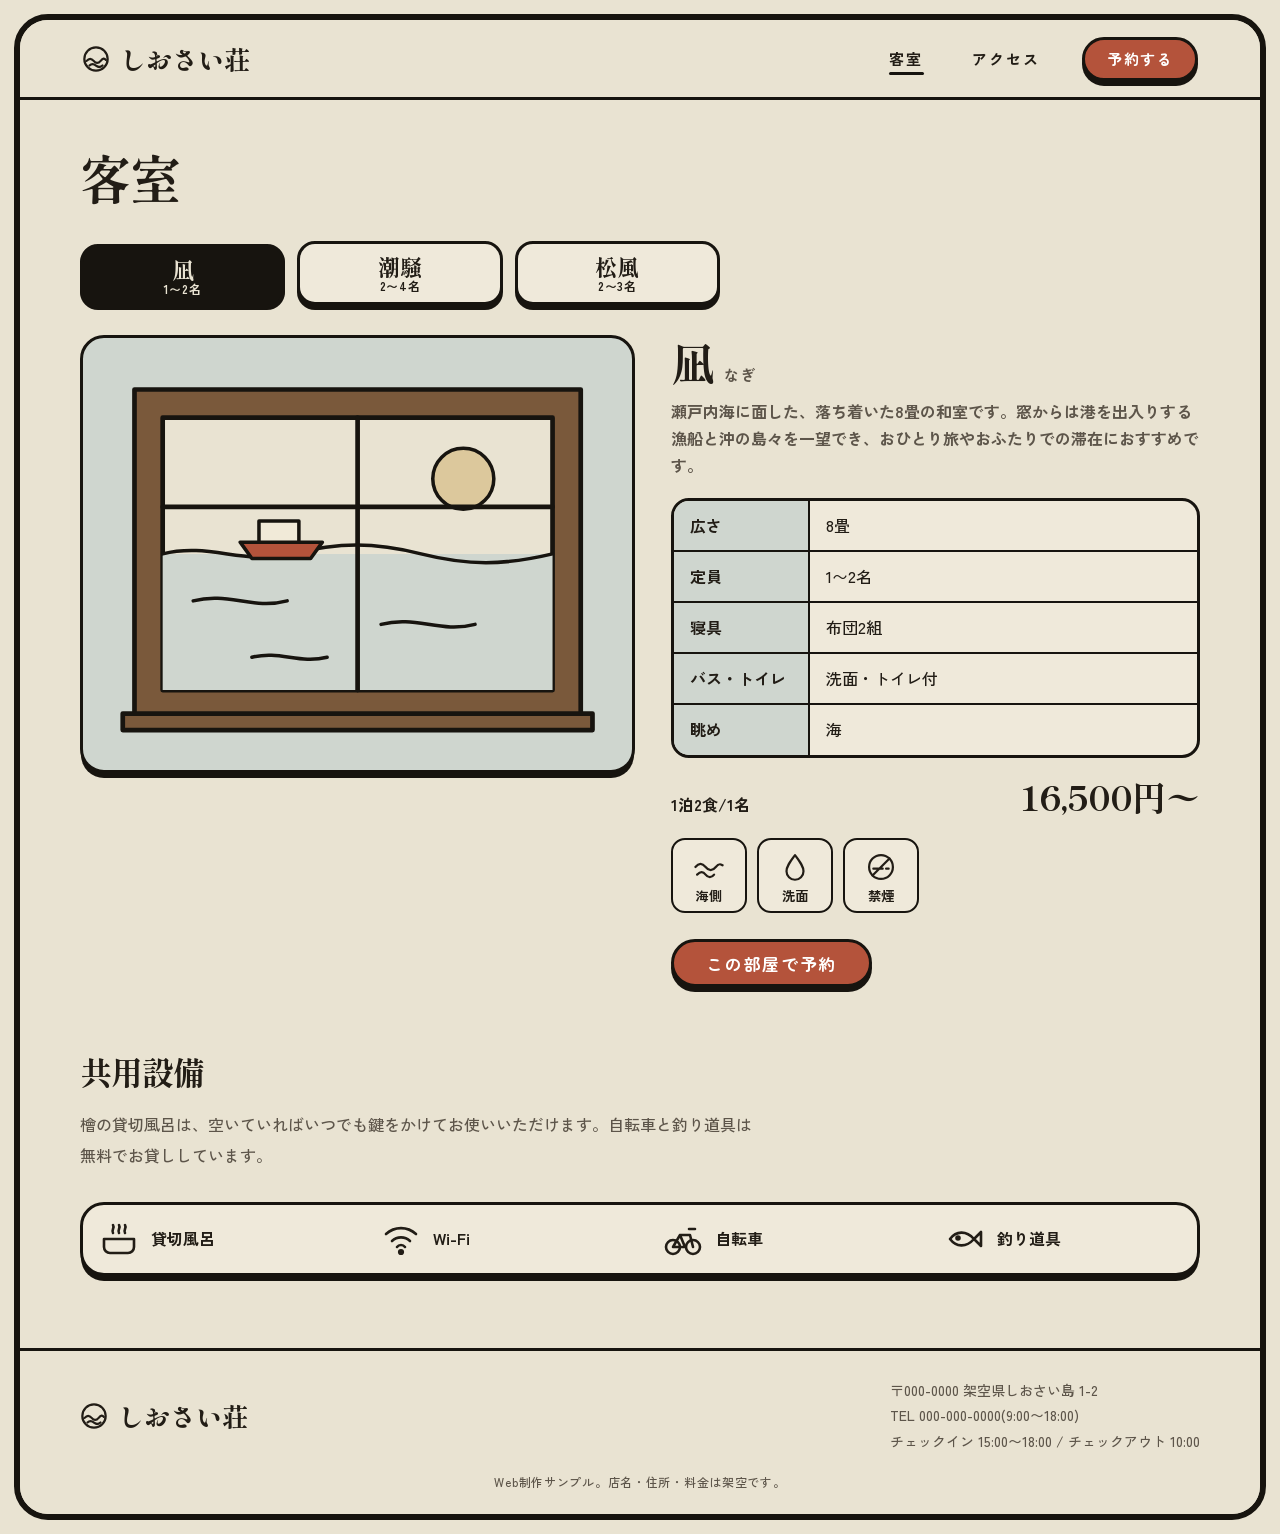
<file: island/rooms.html>
<!doctype html>
<html lang="ja">
<head>
<meta charset="utf-8">
<meta name="viewport" content="width=device-width, initial-scale=1">
<title>客室 | しおさい荘</title>
<meta name="description" content="しおさい荘の客室3室。凪、潮騒、松風の広さ、定員、設備、料金。">
<link rel="preconnect" href="https://fonts.googleapis.com">
<link rel="preconnect" href="https://fonts.gstatic.com" crossorigin>
<link href="https://fonts.googleapis.com/css2?family=Shippori+Mincho+B1:wght@600;800&family=Zen+Kaku+Gothic+New:wght@500;700&family=Zen+Maru+Gothic:wght@700&display=swap" rel="stylesheet">
<link rel="stylesheet" href="site.css">
</head>
<body>
<div class="page">
<header class="hd">
  <a class="logo" href="index.html"><svg viewBox="0 0 30 30" fill="none" stroke="currentColor" stroke-width="2.4" stroke-linecap="round" stroke-linejoin="round" aria-hidden="true"><circle cx="15" cy="15" r="12.5"/><path d="M5 17c2.5-3 5-3 7.5 0s5 3 7.5 0 4-3 5.5-1"/><path d="M8 22c2-2 4.5-2 7 0s5 2 7 0"/></svg>しおさい荘</a>
  <nav class="gnav" aria-label="メニュー"><a class="t" href="rooms.html" aria-current="page">客室</a><a class="t" href="index.html#access">アクセス</a><a class="pill red sm" href="reserve.html">予約する</a></nav>
</header>

<main class="wrap">
  <div class="pg-h"><h1>客室</h1></div>

  <div class="tabs" role="tablist" aria-label="客室">
    <button type="button" class="tab" role="tab" id="tab-nagi" aria-controls="panel-nagi" aria-selected="true" tabindex="0">凪<small>1〜2名</small></button>
    <button type="button" class="tab" role="tab" id="tab-shiosai" aria-controls="panel-shiosai" aria-selected="false" tabindex="-1">潮騒<small>2〜4名</small></button>
    <button type="button" class="tab" role="tab" id="tab-matsukaze" aria-controls="panel-matsukaze" aria-selected="false" tabindex="-1">松風<small>2〜3名</small></button>
  </div>

  <section class="rm" id="panel-nagi" role="tabpanel" aria-labelledby="tab-nagi">
    <div class="rm-art" data-win="nagi"></div>
    <div>
      <h2>凪<small>なぎ</small></h2>
      <p class="one">瀬戸内海に面した、落ち着いた8畳の和室です。窓からは港を出入りする漁船と沖の島々を一望でき、おひとり旅やおふたりでの滞在におすすめです。</p>
      <table class="spec">
        <tr><th scope="row">広さ</th><td>8畳</td></tr>
        <tr><th scope="row">定員</th><td>1〜2名</td></tr>
        <tr><th scope="row">寝具</th><td>布団2組</td></tr>
        <tr><th scope="row">バス・トイレ</th><td>洗面・トイレ付</td></tr>
        <tr><th scope="row">眺め</th><td>海</td></tr>
      </table>
      <p class="rm-price"><span>1泊2食/1名</span><strong>16,500円〜</strong></p>
      <ul class="eq">
        <li><span data-ico="wave"></span>海側</li>
        <li><span data-ico="drop"></span>洗面</li>
        <li><span data-ico="nosmoke"></span>禁煙</li>
      </ul>
      <a class="pill red" href="reserve.html?room=nagi">この部屋で予約</a>
    </div>
  </section>

  <section class="rm" id="panel-shiosai" role="tabpanel" aria-labelledby="tab-shiosai" hidden>
    <div class="rm-art" data-win="shiosai"></div>
    <div>
      <h2>潮騒<small>しおさい</small></h2>
      <p class="one">海を望む広縁を備えた、当館でいちばん広い和洋室です。ベッド2台と布団2組をご用意でき、ご家族やグループでもゆったりとお過ごしいただけます。晴れた日の夕方には、広縁から海に沈む夕日をご覧いただけます。</p>
      <table class="spec">
        <tr><th scope="row">広さ</th><td>12畳+縁側</td></tr>
        <tr><th scope="row">定員</th><td>2〜4名</td></tr>
        <tr><th scope="row">寝具</th><td>ベッド2台+布団2組</td></tr>
        <tr><th scope="row">バス・トイレ</th><td>バス・トイレ付</td></tr>
        <tr><th scope="row">眺め</th><td>海・夕日</td></tr>
      </table>
      <p class="rm-price"><span>1泊2食/1名</span><strong>19,800円〜</strong></p>
      <ul class="eq">
        <li><span data-ico="engawa"></span>縁側</li>
        <li><span data-ico="bed"></span>ベッド</li>
        <li><span data-ico="bath"></span>バス</li>
        <li><span data-ico="nosmoke"></span>禁煙</li>
      </ul>
      <a class="pill red" href="reserve.html?room=shiosai">この部屋で予約</a>
    </div>
  </section>

  <section class="rm" id="panel-matsukaze" role="tabpanel" aria-labelledby="tab-matsukaze" hidden>
    <div class="rm-art" data-win="matsukaze"></div>
    <div>
      <h2>松風<small>まつかぜ</small></h2>
      <p class="one">母屋から少し離れた、松林の中に建つ一棟貸しの離れです。専用のテラスとデスクを備え、ほかのお客さまと顔を合わせずに過ごせるため、記念日の旅や長めの滞在にもご利用いただいています。</p>
      <table class="spec">
        <tr><th scope="row">広さ</th><td>10畳(離れ)</td></tr>
        <tr><th scope="row">定員</th><td>2〜3名</td></tr>
        <tr><th scope="row">寝具</th><td>布団3組</td></tr>
        <tr><th scope="row">バス・トイレ</th><td>バス・トイレ付</td></tr>
        <tr><th scope="row">眺め</th><td>庭・松</td></tr>
      </table>
      <p class="rm-price"><span>1泊2食/1名</span><strong>22,000円〜</strong></p>
      <ul class="eq">
        <li><span data-ico="house"></span>一棟貸し</li>
        <li><span data-ico="terrace"></span>テラス</li>
        <li><span data-ico="desk"></span>デスク</li>
        <li><span data-ico="wifi"></span>Wi-Fi</li>
      </ul>
      <a class="pill red" href="reserve.html?room=matsukaze">この部屋で予約</a>
    </div>
  </section>

  <section class="rm-sec">
    <h2>共用設備</h2>
    <p class="sec-lead">檜の貸切風呂は、空いていればいつでも鍵をかけてお使いいただけます。自転車と釣り道具は無料でお貸ししています。</p>
    <ul class="fac card">
      <li><span data-ico="bath"></span>貸切風呂</li>
      <li><span data-ico="wifi"></span>Wi-Fi</li>
      <li><span data-ico="bike"></span>自転車</li>
      <li><span data-ico="fish"></span>釣り道具</li>
    </ul>
  </section>
</main>

<footer class="ft">
  <div class="wrap ft-in">
    <a class="logo" href="index.html"><svg viewBox="0 0 30 30" fill="none" stroke="currentColor" stroke-width="2.4" stroke-linecap="round" stroke-linejoin="round" aria-hidden="true"><circle cx="15" cy="15" r="12.5"/><path d="M5 17c2.5-3 5-3 7.5 0s5 3 7.5 0 4-3 5.5-1"/><path d="M8 22c2-2 4.5-2 7 0s5 2 7 0"/></svg>しおさい荘</a>
    <ul class="ft-l">
      <li>〒000-0000 架空県しおさい島 1-2</li>
      <li>TEL 000-000-0000(9:00〜18:00)</li>
      <li>チェックイン 15:00〜18:00 / チェックアウト 10:00</li>
    </ul>
  </div>
  <p class="note">Web制作サンプル。店名・住所・料金は架空です。</p>
</footer>
</div>

<script src="site.js"></script>
<script>
(function(){
  var ids=['nagi','shiosai','matsukaze'];
  var tabs=ids.map(function(i){return document.getElementById('tab-'+i)});
  var panels=ids.map(function(i){return document.getElementById('panel-'+i)});
  function show(id,focus){
    var n=ids.indexOf(id); if(n<0)n=0;
    tabs.forEach(function(t,i){
      var on=i===n;
      t.setAttribute('aria-selected',on?'true':'false');
      t.tabIndex=on?0:-1;
      panels[i].hidden=!on;
    });
    if(focus)tabs[n].focus();
  }
  function fromHash(){var h=location.hash.replace('#','');show(ids.indexOf(h)>=0?h:'nagi',false)}
  tabs.forEach(function(t,i){
    t.addEventListener('click',function(){show(ids[i],false);if(location.hash!=='#'+ids[i])location.hash=ids[i]});
    t.addEventListener('keydown',function(e){
      var n=-1;
      if(e.key==='ArrowRight')n=(i+1)%3;
      else if(e.key==='ArrowLeft')n=(i+2)%3;
      else if(e.key==='Home')n=0;
      else if(e.key==='End')n=2;
      if(n<0)return;
      e.preventDefault();
      show(ids[n],true);
      location.hash=ids[n];
    });
  });
  addEventListener('hashchange',fromHash);
  fromHash();
})();
</script>
</body>
</html>
</file>
<file: island/site.css>
/* しおさい荘 共通CSS(3ページ共通) */
:root{--paper:#e9e3d2;--paper2:#efe9da;--ink:#221d16;--line:#17140f;--muted:#5d554a;--band:#cfd6cf;--band2:#d8ddd4;--sand:#dcc89c;--roof:#b4533b;--wall:#f1ead8;--leaf:#6f8a5e;--leaf2:#5d7650;--wood:#7a593b;--err:#a8281e}
*{box-sizing:border-box;margin:0;padding:0}
html{scroll-behavior:smooth}
body{background:var(--paper);color:var(--ink);font:500 16px/1.7 "Zen Kaku Gothic New",sans-serif;-webkit-font-smoothing:antialiased}
a{color:inherit}
img,svg{display:block;max-width:100%}
button,input{font:inherit;color:inherit}
button{cursor:pointer}
ul,ol{list-style:none}
:focus-visible{outline:3px solid var(--roof);outline-offset:3px}
.sr{position:absolute;width:1px;height:1px;overflow:hidden;clip:rect(0 0 0 0);white-space:nowrap}
.wrap{width:min(1120px,100% - 48px);margin-inline:auto}
.ink{stroke:var(--line);stroke-width:4;stroke-linecap:round;stroke-linejoin:round}
.ink3{stroke:var(--line);stroke-width:3;stroke-linecap:round;stroke-linejoin:round}
h1,h2,h3{font-family:"Shippori Mincho B1",serif;font-weight:800;letter-spacing:-.03em;line-height:1.25}

/* サブページの紙の枠 */
.page{margin:14px;border:6px solid var(--line);border-radius:34px;overflow:clip;background:var(--paper);min-height:calc(100vh - 28px);display:flex;flex-direction:column}
.page>main{flex:1}

/* header */
.hd{position:sticky;top:0;z-index:30;height:80px;display:flex;align-items:center;justify-content:space-between;gap:16px;padding:0 max(24px,5%);background:var(--paper);border-bottom:3px solid var(--line)}
.logo{display:inline-flex;align-items:center;gap:10px;min-height:44px;font:800 26px/1 "Shippori Mincho B1",serif;text-decoration:none}
.logo svg{width:28px;height:28px}
.gnav{display:flex;align-items:center;gap:clamp(16px,3vw,36px)}
.gnav a.t{position:relative;display:inline-flex;align-items:center;min-height:44px;padding:0 6px;font:700 15px/1 "Zen Kaku Gothic New",sans-serif;letter-spacing:.14em;text-decoration:none}
.gnav a.t::after{content:"";position:absolute;left:6px;right:6px;bottom:6px;height:3px;border-radius:2px;background:var(--line);transform:scaleX(0);transform-origin:left;transition:transform .25s}
.gnav a.t:hover::after,.gnav a.t[aria-current="page"]::after{transform:scaleX(1)}

/* button */
.pill{display:inline-flex;align-items:center;justify-content:center;gap:8px;min-height:48px;padding:0 32px;font:700 17px/1 "Zen Maru Gothic",sans-serif;letter-spacing:.1em;text-decoration:none;color:var(--ink);background:var(--paper2);border:3px solid var(--line);border-radius:999px;box-shadow:0 5px 0 var(--line);transition:transform .18s,box-shadow .18s,opacity .18s}
.pill:hover:not(:disabled){transform:translateY(3px);box-shadow:0 2px 0 var(--line)}
.pill:active:not(:disabled){transform:translateY(5px);box-shadow:0 0 0 var(--line)}
.pill.red{background:var(--roof);color:#fff}
.pill.sm{min-height:44px;padding:0 22px;font-size:15px}
.pill:disabled{opacity:.38;cursor:not-allowed}
.card{background:var(--paper2);border:3px solid var(--line);border-radius:24px;box-shadow:0 6px 0 -1px var(--line)}

/* footer */
.ft{border-top:3px solid var(--line);background:var(--paper);padding:28px 0 22px}
.ft-in{display:flex;align-items:center;justify-content:space-between;gap:24px;flex-wrap:wrap}
.ft-l{display:grid;gap:2px;font-size:14px;color:var(--muted)}
.ft .note{margin-top:18px;text-align:center;font-size:12px;letter-spacing:.06em;color:var(--muted)}

/* index: 共通セクション */
.sec{padding:80px 0}
.sec.alt{background:var(--band2);border-block:3px solid var(--line)}
.sec-h{font-size:clamp(28px,3.4vw,38px);margin-bottom:28px}
#rooms,#access{scroll-margin-top:80px}

/* 客室比較表 */
.cmp{width:100%;border-collapse:separate;border-spacing:0;background:var(--paper2);border:3px solid var(--line);border-radius:20px;overflow:hidden;box-shadow:0 6px 0 -1px var(--line)}
.cmp th,.cmp td{padding:14px 16px;text-align:center;border-bottom:2px solid var(--line);border-right:2px solid var(--line);vertical-align:middle}
.cmp tr>*:last-child{border-right:0}
.cmp tbody tr:last-child>*{border-bottom:0}
.cmp tbody th{width:9.5em;text-align:left;background:var(--band);font-weight:700}
.cmp thead th,.cmp thead td{background:var(--paper2)}
.cmp thead th{font:800 22px/1.2 "Shippori Mincho B1",serif;padding-top:18px}
.cmp thead th .win{display:block;width:min(150px,100%);margin:0 auto 8px;background:var(--band);border:3px solid var(--line);border-radius:12px;padding:6px}
.cmp .pr{font:800 22px/1.2 "Shippori Mincho B1",serif}
.cmp .act td{padding:18px 16px 22px}
.cmp-cards{display:none}
.more{margin-top:26px}
.more a{display:inline-flex;align-items:center;min-height:44px;font-weight:700;text-underline-offset:5px}

/* 食事 */
.sec-lead{max-width:42em;margin:0 0 30px;line-height:1.95;font-weight:500;color:var(--muted)}
.meal{display:grid;grid-template-columns:1fr 1fr;gap:48px;align-items:center}
.meal-art{background:var(--band);border:3px solid var(--line);border-radius:24px;padding:24px}
.times{border:3px solid var(--line);border-radius:18px;background:var(--paper2);overflow:hidden}
.times div{display:flex;align-items:center;gap:16px;padding:14px 20px;border-bottom:2px solid var(--line)}
.times div:last-child{border-bottom:0}
.times dt{font:800 20px/1 "Shippori Mincho B1",serif;width:3em}
.times dd{display:flex;gap:10px;flex-wrap:wrap}
.chip{display:inline-flex;align-items:center;justify-content:center;gap:6px;min-height:36px;padding:0 14px;border:2px solid var(--line);border-radius:999px;background:var(--paper);font:700 16px/1 "Zen Maru Gothic",sans-serif;letter-spacing:.04em}
.chip.fin{background:var(--roof);color:#fff}
.chip small{font-size:11px;letter-spacing:.1em;background:#fff;color:var(--roof);border-radius:999px;padding:3px 7px}
.menu-h{font-size:20px;margin:26px 0 8px}
.menu{border-top:2px solid var(--line)}
.menu li{padding:9px 4px;border-bottom:2px dashed var(--line);font-weight:700}

/* アクセス */
.acc-map{background:var(--band);border:3px solid var(--line);border-radius:24px;overflow:hidden}
.route{display:flex;align-items:flex-start;justify-content:space-between;margin:0;padding:40px 20px 22px;gap:4px}
.route .stop{flex:0 0 auto;display:flex;flex-direction:column;align-items:center;gap:8px;text-align:center;font-weight:700;font-size:15px;line-height:1.3}
.route .stop i{display:block;width:18px;height:18px;border:3px solid var(--line);border-radius:50%;background:var(--paper)}
.route .stop.end i{background:var(--roof)}
.route .leg{flex:1 1 0;min-width:0;position:relative;height:18px}
.route .leg::after{content:"";position:absolute;left:-2px;right:-2px;top:7px;height:3px;background:var(--line);border-radius:2px}
.route .leg span{position:absolute;left:0;right:0;bottom:100%;margin-bottom:6px;text-align:center;white-space:nowrap;font-size:13px;font-weight:700;color:var(--muted)}
.route-w{background:var(--paper2);border:3px solid var(--line);border-radius:20px;margin-top:24px}
.ferry-row{display:flex;align-items:center;flex-wrap:wrap;gap:10px 12px;margin-top:20px}
.ferry-row b{font-weight:700;margin-right:6px}
.legend1{margin-top:10px;font-size:13px;color:var(--muted)}
.acc-top{display:grid;grid-template-columns:1.15fr 1fr;gap:40px;align-items:start}

/* responsive: index */
@media (max-width:900px){
  .meal,.acc-top{grid-template-columns:1fr;gap:28px}
}
@media (max-width:760px){
  .page{margin:8px;border-radius:22px;min-height:calc(100vh - 16px)}
  .wrap{width:calc(100% - 32px)}
  .hd{height:68px;padding:0 14px}
  .logo{font-size:21px}.logo svg{width:24px;height:24px}
  .gnav a.t{display:none}
  .sec{padding:56px 0}
  .cmp{display:none}
  .cmp-cards{display:grid;gap:22px}
  .rc{padding:18px}
  .rc-h{display:flex;align-items:center;gap:14px;margin-bottom:12px}
  .rc-h .win{width:96px;flex:none;background:var(--band);border:3px solid var(--line);border-radius:12px;padding:5px}
  .rc-h h3{font-size:24px}
  .rc dl div{display:flex;justify-content:space-between;gap:12px;padding:9px 0;border-bottom:2px dashed var(--line)}
  .rc dt{font-weight:700;color:var(--muted)}
  .rc dd{font-weight:700;text-align:right}
  .rc dd.pr{font:800 20px/1.3 "Shippori Mincho B1",serif}
  .rc .pill{width:100%;margin-top:18px}
  .meal-art{padding:14px}
  .route{flex-direction:column;align-items:flex-start;padding:20px 22px;gap:0}
  .route .stop{flex-direction:row;gap:14px;font-size:16px;text-align:left}
  .route .leg{flex:none;height:auto;min-height:44px;margin:0 0 0 7px}
  .route .leg::after{display:none}
  .route .leg span{position:static;margin:0;text-align:left;border-left:3px solid var(--line);padding:10px 0 10px 24px;display:flex;align-items:center;min-height:44px;color:var(--muted)}
  .ft-in{flex-direction:column;align-items:flex-start}
  .ft .note{text-align:left}
}
@media (prefers-reduced-motion:reduce){html{scroll-behavior:auto}*{transition:none!important;animation:none!important}}

/* ===== rooms.html ===== */
.pg-h{padding:44px 0 6px}
.pg-h h1{font-size:clamp(34px,4.6vw,52px)}
.tabs{display:grid;grid-template-columns:repeat(3,1fr);gap:12px;margin:26px 0 30px;max-width:640px}
.tab{display:flex;flex-direction:column;align-items:center;justify-content:center;gap:2px;min-height:64px;padding:8px 10px;background:var(--paper2);border:3px solid var(--line);border-radius:18px;box-shadow:0 5px 0 var(--line);font:800 22px/1.1 "Shippori Mincho B1",serif;transition:transform .18s,box-shadow .18s}
.tab small{font:700 12px/1 "Zen Kaku Gothic New",sans-serif;letter-spacing:.06em}
.tab:hover{transform:translateY(3px);box-shadow:0 2px 0 var(--line)}
.tab[aria-selected="true"]{background:var(--line);color:var(--paper);transform:translateY(3px);box-shadow:0 2px 0 var(--line)}
.rm{display:grid;grid-template-columns:1.05fr 1fr;gap:36px;align-items:start}
.rm[hidden]{display:none}
.rm-art{background:var(--band);border:3px solid var(--line);border-radius:24px;padding:28px;box-shadow:0 6px 0 -1px var(--line)}
.rm h2{font-size:clamp(32px,4vw,44px)}
.rm h2 small{font:700 15px/1 "Zen Kaku Gothic New",sans-serif;letter-spacing:.1em;color:var(--muted);margin-left:10px}
.rm .one{margin:8px 0 18px;color:var(--muted);font-weight:700}
.spec{width:100%;border-collapse:separate;border-spacing:0;border:3px solid var(--line);border-radius:18px;overflow:hidden;background:var(--paper2)}
.spec th,.spec td{padding:11px 16px;text-align:left;border-bottom:2px solid var(--line);vertical-align:top}
.spec th{width:8.5em;background:var(--band);border-right:2px solid var(--line);font-weight:700}
.spec tr:last-child>*{border-bottom:0}
.rm-price{display:flex;align-items:baseline;justify-content:space-between;gap:12px;flex-wrap:wrap;margin:22px 0 0}
.rm-price span{font-weight:700}
.rm-price strong{font:800 34px/1 "Shippori Mincho B1",serif}
.eq{display:flex;flex-wrap:wrap;gap:10px;margin:20px 0 26px}
.eq li{display:flex;flex-direction:column;align-items:center;gap:4px;min-width:76px;padding:10px 10px 8px;border:2px solid var(--line);border-radius:14px;background:var(--paper2);font-size:13px;font-weight:700;line-height:1.2}
.eq svg{width:34px;height:34px}
.fac{display:grid;grid-template-columns:repeat(4,1fr);gap:14px;margin-top:0}
.fac li{display:flex;align-items:center;gap:12px;padding:14px 16px;font-weight:700}
.fac svg{width:40px;height:40px;flex:none}
.rm-sec{margin-top:64px;padding-bottom:72px}
.rm-sec h2{font-size:clamp(26px,3vw,32px);margin-bottom:18px}
@media (max-width:900px){.rm{grid-template-columns:1fr;gap:24px}.fac{grid-template-columns:repeat(2,1fr)}}
@media (max-width:760px){
  .pg-h{padding-top:30px}
  .tabs{gap:8px}
  .tab{font-size:20px;border-radius:14px}
  .rm-art{padding:16px}
  .rm-sec{margin-top:44px;padding-bottom:52px}
  .fac li{padding:12px}
  .eq li{min-width:68px}
}

/* ===== reserve.html ===== */
.rwrap{width:min(1240px,100% - 48px);margin-inline:auto;padding:36px 0 30px}
.rhead{display:flex;align-items:center;justify-content:space-between;gap:20px;flex-wrap:wrap;margin-bottom:26px}
.rhead h1{font-size:clamp(32px,4vw,44px)}
.steps3{display:flex;gap:10px}
.steps3 li{display:flex;align-items:center;gap:10px;min-height:44px;padding:0 20px 0 8px;border:3px solid var(--line);border-radius:999px;background:var(--paper2);font-weight:700;font-size:15px;color:var(--muted)}
.steps3 li span{display:grid;place-items:center;width:28px;height:28px;border-radius:50%;border:2px solid var(--line);font:800 15px/1 "Shippori Mincho B1",serif;background:var(--paper)}
.steps3 li.cur{background:var(--line);color:var(--paper)}
.steps3 li.cur span{background:var(--roof);color:#fff;border-color:var(--paper)}
.steps3 li.dn{color:var(--ink)}
.steps3 li.dn span{background:var(--leaf);color:#fff}
.step[hidden]{display:none}
.step>h2{font-size:26px;margin-bottom:18px}
.step>h2:focus{outline:none}
.cols{display:grid;grid-template-columns:minmax(0,1.45fr) minmax(0,1fr);gap:24px;align-items:start}
.calbox{padding:18px}
.stat{display:flex;align-items:stretch;gap:10px;margin-bottom:18px;flex-wrap:wrap}
.stat .cell{flex:1 1 120px;display:flex;align-items:baseline;gap:10px;padding:10px 14px;border:2px solid var(--line);border-radius:14px;background:var(--paper)}
.stat .cell small{font:800 12px/1 "Zen Maru Gothic",sans-serif;letter-spacing:.14em;background:var(--line);color:var(--paper);border-radius:6px;padding:4px 6px}
.stat .cell b{font:800 20px/1.2 "Shippori Mincho B1",serif}
.stat .cell.empty b{color:var(--muted);font-weight:600}
.stat .nn{display:flex;align-items:center;padding:0 6px;font:800 20px/1 "Shippori Mincho B1",serif}
.months{display:grid;grid-template-columns:1fr 1fr;gap:24px}
.months.one{grid-template-columns:1fr}
.mhd{display:flex;align-items:center;justify-content:space-between;gap:8px;margin-bottom:10px;min-height:48px}
.mhd h3{font-size:21px;flex:1;text-align:center}
.mhd button{width:48px;height:48px;flex:none;border:3px solid var(--line);border-radius:50%;background:var(--paper);box-shadow:0 3px 0 var(--line);font:800 20px/1 "Shippori Mincho B1",serif;transition:transform .15s,box-shadow .15s}
.mhd button:hover:not(:disabled){transform:translateY(2px);box-shadow:0 1px 0 var(--line)}
.mhd button:disabled{opacity:.3;cursor:not-allowed}
.mhd .sp{width:48px;flex:none}
.g7{display:grid;grid-template-columns:repeat(7,1fr);gap:12px 2px}
.g7 .dw{text-align:center;font-size:12px;font-weight:700;color:var(--muted);padding-bottom:0;margin-bottom:-4px}
.day{position:relative;height:54px;display:flex;flex-direction:column;align-items:center;justify-content:center;gap:1px;padding:0;background:var(--paper);border:2px solid var(--line);border-radius:10px;font:700 15px/1.1 "Zen Kaku Gothic New",sans-serif;transition:background .12s}
.day i{font-style:normal;font-size:10.5px;font-weight:700;color:var(--leaf2);letter-spacing:0}
.day:hover:not(.off){background:var(--band2)}
.day.off{opacity:.38;border-style:dashed;cursor:not-allowed}
.day.off i{color:var(--ink)}
.day.mid{background:var(--band);border-radius:4px}
.day.in,.day.out{background:var(--line);color:var(--paper)}
.day.in i,.day.out i{color:var(--paper)}
.day.in::before,.day.out::before{content:"IN";position:absolute;top:-10px;left:50%;transform:translateX(-50%);padding:2px 6px;border-radius:6px;background:var(--roof);color:#fff;font:800 10px/1.2 "Zen Maru Gothic",sans-serif;letter-spacing:.08em}
.day.out::before{content:"OUT"}
.legend{display:flex;gap:18px;flex-wrap:wrap;margin-top:18px;font-size:13px;font-weight:700;color:var(--muted)}
.legend b{display:inline-block;min-width:1.6em;color:var(--ink)}
.side{display:grid;gap:18px}
.rooms{border:0}
.rooms legend{font:800 20px/1 "Shippori Mincho B1",serif;margin-bottom:12px}
.rooms .rl{display:grid;gap:12px}
.rcard{position:relative;display:block;cursor:pointer}
.rcard input{position:absolute;opacity:0;inset:0;width:100%;height:100%;margin:0;cursor:pointer}
.rbody{position:relative;display:grid;grid-template-columns:92px 1fr 30px;align-items:center;gap:14px;padding:12px 14px;min-height:92px;background:var(--paper2);border:3px solid var(--line);border-radius:20px;box-shadow:0 5px 0 var(--line);transition:transform .15s,box-shadow .15s,background .15s}
.rthumb{display:block;background:var(--band);border:2px solid var(--line);border-radius:10px;padding:4px}
.rtxt{display:grid;gap:2px;line-height:1.35}
.rtxt b{font:800 22px/1.2 "Shippori Mincho B1",serif}
.rtxt .cap{font-size:13px;font-weight:700}
.rtxt .pr{font-size:13px;font-weight:700}
.rtxt .pr em{font-style:normal;font:800 16px/1 "Shippori Mincho B1",serif}
.rchk{width:28px;height:28px;border:2px solid var(--line);border-radius:50%;background:var(--paper);display:grid;place-items:center}
.rchk svg{width:18px;height:18px;opacity:0}
.rfull{display:none;position:absolute;right:14px;top:10px;font:800 11px/1 "Zen Maru Gothic",sans-serif;letter-spacing:.06em;background:var(--ink);color:var(--paper);border-radius:6px;padding:4px 7px}
.rcard:hover input:not(:disabled)+.rbody{transform:translateY(3px);box-shadow:0 2px 0 var(--line)}
.rcard input:checked+.rbody{background:var(--line);color:var(--paper);transform:translateY(3px);box-shadow:0 2px 0 var(--line)}
.rcard input:checked+.rbody .rthumb{border-color:var(--paper)}
.rcard input:checked+.rbody .rchk{background:var(--roof);border-color:var(--paper)}
.rcard input:checked+.rbody .rchk svg{opacity:1}
.rcard input:focus-visible+.rbody{outline:3px solid var(--roof);outline-offset:4px}
.rcard input:disabled{cursor:not-allowed}
.rcard input:disabled+.rbody{opacity:.45;box-shadow:none;transform:translateY(3px);border-style:dashed}
.rcard input:disabled+.rbody .rfull{display:block}
.gbox{display:flex;align-items:center;justify-content:space-between;gap:14px;flex-wrap:wrap;padding:16px 18px}
.gbox .gl{display:grid;gap:2px}
.gbox .gl b{font:800 20px/1 "Shippori Mincho B1",serif}
.gbox .gl small{font-size:13px;font-weight:700;color:var(--muted)}
.stepper{display:flex;align-items:center;gap:6px}
.stepper button{width:48px;height:48px;border:3px solid var(--line);border-radius:50%;background:var(--paper);box-shadow:0 3px 0 var(--line);font:800 24px/1 "Shippori Mincho B1",serif;transition:transform .15s,box-shadow .15s}
.stepper button:hover:not(:disabled){transform:translateY(2px);box-shadow:0 1px 0 var(--line)}
.stepper button:disabled{opacity:.3;cursor:not-allowed}
.stepper output{display:block;min-width:4.2em;text-align:center;font:800 24px/1 "Shippori Mincho B1",serif}

/* 固定集計バー */
.bar{position:fixed;left:14px;right:14px;bottom:14px;z-index:40;display:flex;align-items:center;justify-content:space-between;gap:16px;padding:12px 16px 12px 24px;background:var(--paper2);border:3px solid var(--line);border-radius:26px;box-shadow:0 6px 0 -1px var(--line)}
.bar[hidden]{display:none}
.bar-sel{font-weight:700;line-height:1.4;min-width:0}
.bar-sel .na{color:var(--muted)}
.bar-r{display:flex;align-items:center;gap:20px;flex:none}
.bar-t{display:flex;align-items:baseline;gap:8px}
.bar-t small{font-size:13px;font-weight:700;color:var(--muted)}
.bar-t strong{font:800 32px/1 "Shippori Mincho B1",serif}
.has-bar{padding-bottom:110px}

/* step2 */
.sum{display:flex;align-items:flex-start;justify-content:space-between;gap:16px;padding:18px 22px;margin-bottom:20px}
.sum dl{display:grid;grid-template-columns:repeat(auto-fit,minmax(130px,1fr));gap:12px 22px;flex:1}
.sum dt{font-size:12px;font-weight:700;color:var(--muted)}
.sum dd{font-weight:700;font-size:16px;line-height:1.4}
.sum dd.tot{font:800 24px/1.2 "Shippori Mincho B1",serif}
.linkbtn{min-height:44px;min-width:44px;padding:0 6px;background:none;border:0;font-weight:700;text-decoration:underline;text-underline-offset:5px;color:var(--ink)}
.fm{display:grid;gap:20px;padding:28px;max-width:640px}
.fld label{display:flex;align-items:center;gap:8px;font-weight:700;font-size:15px;margin-bottom:6px}
.fld .opt{font:700 11px/1 "Zen Maru Gothic",sans-serif;background:var(--band);border:2px solid var(--line);border-radius:6px;padding:3px 6px}
.fld input{width:100%;min-height:50px;padding:0 14px;font:500 16px/1.4 "Zen Kaku Gothic New",sans-serif;background:var(--paper);border:3px solid var(--line);border-radius:14px}
.fld input:focus{outline:3px solid var(--roof);outline-offset:2px}
.fld.bad input{border-color:var(--err)}
.fld .err{min-height:0;margin-top:6px;font-size:13px;font-weight:700;color:var(--err)}
.fld .err:empty{display:none}
.fm .fine{font-size:13px;color:var(--muted)}
.fm-act{display:grid;gap:10px;justify-items:start}

/* step3 */
.dn3{max-width:640px;margin-inline:auto;text-align:center;padding:36px 28px 32px}
.dn3 svg.ck{width:104px;height:104px;margin:0 auto}
.dn3 svg.ck .c{stroke-dasharray:260;stroke-dashoffset:0}
.dn3 svg.ck .m{stroke-dasharray:60;stroke-dashoffset:0}
@media (prefers-reduced-motion:no-preference){
  .dn3 svg.ck .c{animation:drw .7s ease-out both}
  .dn3 svg.ck .m{animation:drw .45s .55s ease-out both}
  @keyframes drw{from{stroke-dashoffset:260}to{stroke-dashoffset:0}}
}
.dn3 h2{font-size:28px;margin:14px 0 6px}
.dn3 h2:focus{outline:none}
.code{display:inline-block;margin:6px 0 20px;padding:10px 22px;border:3px dashed var(--line);border-radius:14px;background:var(--paper);font:800 36px/1.1 "Shippori Mincho B1",serif;letter-spacing:.28em;padding-left:calc(22px + .28em)}
.dn3 .sum{text-align:left;margin:0 0 22px;box-shadow:none;background:var(--paper)}
.dn3 .fine{margin-top:12px;font-size:13px;color:var(--muted)}

@media (max-width:1179px){
  .cols{grid-template-columns:1fr}
  .side{grid-template-columns:1fr}
  .rooms .rl{grid-template-columns:repeat(3,1fr)}
  .rbody{grid-template-columns:1fr;grid-template-rows:auto auto;padding:12px;gap:8px;min-height:0}
  .rthumb{max-width:150px}
  .rchk{position:absolute;right:12px;top:12px}
  .rfull{top:auto;right:12px;bottom:12px}
}
@media (max-width:760px){
  .rwrap{width:calc(100% - 16px);padding:22px 0 24px}
  .rhead{margin:0 8px 18px}
  .steps3{gap:6px;width:100%}
  .steps3 li{flex:1;justify-content:center;padding:0 8px 0 6px;font-size:12px;gap:6px;min-height:40px;white-space:nowrap}
  .steps3 li span{width:24px;height:24px;font-size:13px}
  .cols{gap:18px}
  .calbox{padding:8px 6px 14px;border-radius:20px}
  .stat{margin:6px 6px 14px}
  .stat .cell{flex:1 1 100px;padding:8px 10px;gap:8px}
  .stat .cell b{font-size:17px}
  .mhd h3{font-size:19px}
  .g7{gap:12px 2px}
  .day{height:52px;font-size:14px}
  .legend{margin:16px 8px 0}
  .side{margin:0 4px}
  .rooms .rl{grid-template-columns:1fr}
  .rbody{grid-template-columns:84px 1fr 28px;grid-template-rows:auto;padding:10px 12px;gap:12px}
  .rthumb{max-width:none}
  .rchk{position:static}
  .rfull{top:8px;right:12px;bottom:auto}
  .bar{left:8px;right:8px;bottom:8px;padding:10px 10px 10px 14px;gap:8px;border-radius:22px}
  .bar-sel{font-size:12.5px}
  .bar-r{gap:10px}
  .bar-t{flex-direction:column;align-items:flex-end;gap:2px}
  .bar-t strong{font-size:22px}
  .bar-t small{font-size:11px}
  .bar .pill{padding:0 18px;font-size:15px}
  .has-bar{padding-bottom:96px}
  .sum{padding:14px 16px;flex-direction:column}
  .sum dl{grid-template-columns:repeat(2,1fr);width:100%}
  .fm{padding:20px 16px}
  .code{font-size:30px}
  .dn3{padding:28px 16px 26px}
}
.nw{white-space:nowrap}
</file>
